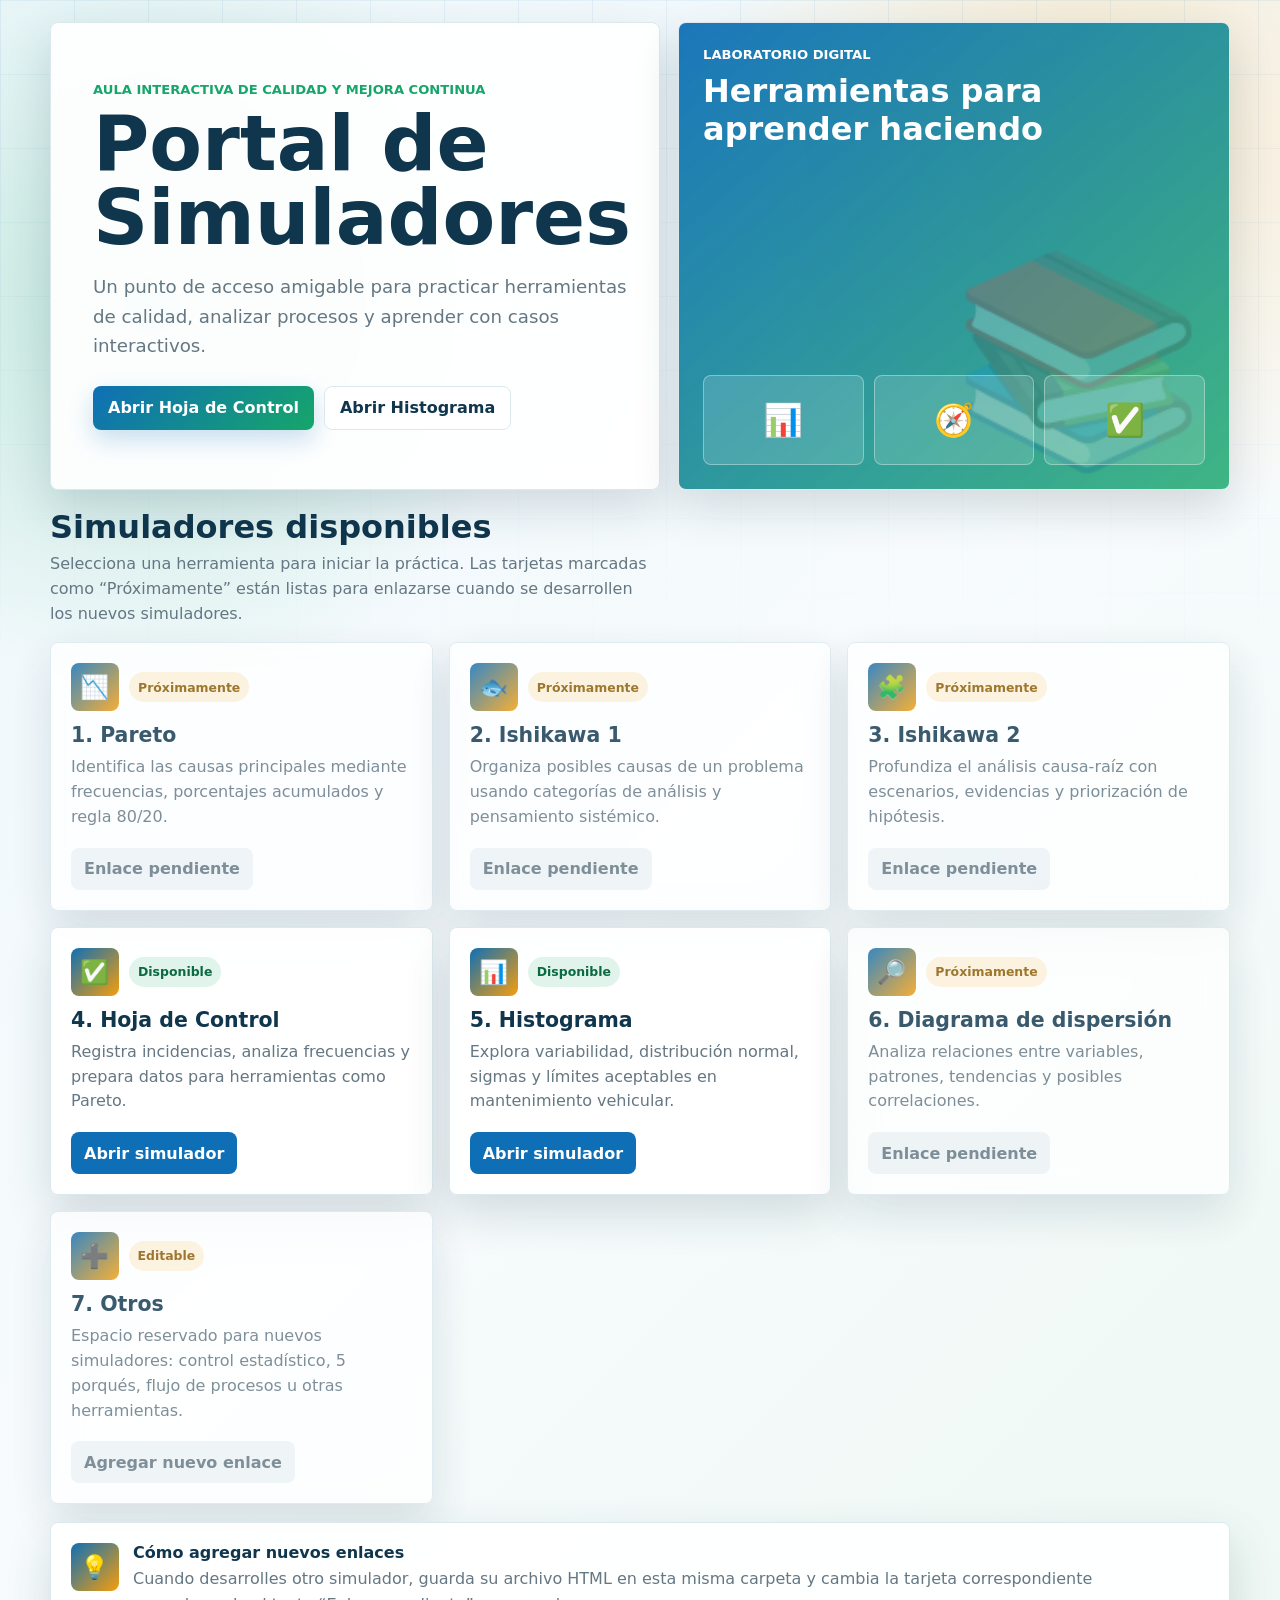
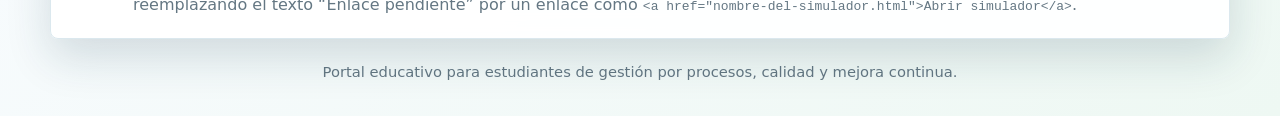
<file: index.html>
<!doctype html>
<html lang="es">
<head>
  <meta charset="utf-8" />
  <meta name="viewport" content="width=device-width, initial-scale=1" />
  <title>Portal de Simuladores de Calidad</title>
  <style>
    :root {
      --blue: #0f6fb6;
      --blue-dark: #10364d;
      --green: #16a66a;
      --orange: #f59e0b;
      --red: #d94d4d;
      --ink: #163141;
      --muted: #647783;
      --line: #dbe8ee;
      --card: rgba(255, 255, 255, 0.92);
      --white: #ffffff;
      --shadow: 0 18px 45px rgba(17, 55, 76, 0.16);
      --radius: 8px;
    }

    * {
      box-sizing: border-box;
    }

    body {
      margin: 0;
      min-height: 100vh;
      color: var(--ink);
      font-family: Inter, ui-sans-serif, system-ui, -apple-system, BlinkMacSystemFont, "Segoe UI", sans-serif;
      background:
        radial-gradient(circle at 12% 18%, rgba(22, 166, 106, 0.22), transparent 24rem),
        radial-gradient(circle at 86% 8%, rgba(245, 158, 11, 0.2), transparent 25rem),
        linear-gradient(135deg, #edf7fb 0%, #f7fbfd 52%, #eef8f3 100%);
    }

    body::before {
      content: "";
      position: fixed;
      inset: 0;
      z-index: -1;
      background:
        linear-gradient(90deg, rgba(15, 111, 182, 0.07) 1px, transparent 1px),
        linear-gradient(180deg, rgba(15, 111, 182, 0.06) 1px, transparent 1px);
      background-size: 74px 74px;
      mask-image: linear-gradient(180deg, #000, transparent 78%);
    }

    a {
      color: inherit;
      text-decoration: none;
    }

    .shell {
      width: min(1180px, calc(100% - 28px));
      margin: 0 auto;
      padding: 22px 0 36px;
    }

    .hero {
      min-height: 52vh;
      display: grid;
      grid-template-columns: minmax(0, 1.05fr) minmax(300px, 0.95fr);
      gap: 18px;
      margin-bottom: 18px;
    }

    .hero-copy,
    .hero-visual,
    .sim-card,
    .tip-panel {
      border: 1px solid var(--line);
      border-radius: var(--radius);
      background: var(--card);
      box-shadow: var(--shadow);
      backdrop-filter: blur(14px);
    }

    .hero-copy {
      display: grid;
      align-content: center;
      padding: clamp(24px, 5vw, 42px);
    }

    .eyebrow {
      margin: 0 0 10px;
      color: var(--green);
      font-size: 0.82rem;
      font-weight: 900;
      letter-spacing: 0;
      text-transform: uppercase;
    }

    h1 {
      max-width: 12ch;
      margin: 0;
      color: var(--blue-dark);
      font-size: clamp(2.45rem, 6vw, 5.6rem);
      line-height: 0.96;
      letter-spacing: 0;
    }

    .subtitle {
      max-width: 680px;
      margin: 18px 0 26px;
      color: var(--muted);
      font-size: 1.14rem;
      line-height: 1.6;
    }

    .hero-actions,
    .top-row,
    .card-footer,
    .status-row {
      display: flex;
      flex-wrap: wrap;
      align-items: center;
      gap: 10px;
    }

    .button {
      display: inline-flex;
      align-items: center;
      justify-content: center;
      min-height: 44px;
      padding: 10px 15px;
      border-radius: var(--radius);
      font-weight: 850;
    }

    .button.primary {
      color: #fff;
      background: linear-gradient(135deg, var(--blue), var(--green));
      box-shadow: 0 10px 24px rgba(15, 111, 182, 0.22);
    }

    .button.secondary {
      color: var(--blue-dark);
      border: 1px solid var(--line);
      background: var(--white);
    }

    .hero-visual {
      position: relative;
      min-height: 360px;
      overflow: hidden;
      color: #fff;
      background: linear-gradient(140deg, rgba(15, 111, 182, 0.95), rgba(22, 166, 106, 0.82));
    }

    .hero-visual::before {
      content: "📚";
      position: absolute;
      right: 22px;
      bottom: 8px;
      font-size: clamp(6rem, 16vw, 13rem);
      opacity: 0.22;
    }

    .visual-inner {
      position: absolute;
      inset: 24px;
      display: grid;
      align-content: space-between;
      gap: 18px;
    }

    .mini-dashboard {
      display: grid;
      grid-template-columns: repeat(3, 1fr);
      gap: 10px;
    }

    .mini-dashboard span {
      min-height: 90px;
      border: 1px solid rgba(255, 255, 255, 0.35);
      border-radius: var(--radius);
      background: rgba(255, 255, 255, 0.14);
      display: grid;
      place-items: center;
      font-size: 2rem;
    }

    .section-head {
      display: flex;
      justify-content: space-between;
      align-items: end;
      gap: 16px;
      margin: 10px 0 16px;
    }

    .section-head h2 {
      margin: 0;
      color: var(--blue-dark);
      font-size: clamp(1.4rem, 3vw, 2rem);
    }

    .section-head p {
      max-width: 600px;
      margin: 6px 0 0;
      color: var(--muted);
      line-height: 1.55;
    }

    .sim-grid {
      display: grid;
      grid-template-columns: repeat(3, minmax(0, 1fr));
      gap: 16px;
    }

    .sim-card {
      min-height: 265px;
      display: grid;
      align-content: space-between;
      gap: 18px;
      padding: 20px;
      transition: transform 0.18s ease, box-shadow 0.18s ease, border-color 0.18s ease;
    }

    .sim-card.available:hover {
      transform: translateY(-3px);
      border-color: rgba(15, 111, 182, 0.42);
      box-shadow: 0 24px 58px rgba(17, 55, 76, 0.2);
    }

    .sim-card.pending {
      opacity: 0.82;
    }

    .icon {
      display: grid;
      place-items: center;
      width: 48px;
      height: 48px;
      border-radius: var(--radius);
      color: #fff;
      background: linear-gradient(135deg, var(--blue), var(--orange));
      font-size: 1.45rem;
    }

    .sim-card h3 {
      margin: 12px 0 8px;
      color: var(--blue-dark);
      font-size: 1.28rem;
    }

    .sim-card p {
      margin: 0;
      color: var(--muted);
      line-height: 1.55;
    }

    .badge {
      display: inline-flex;
      align-items: center;
      min-height: 30px;
      padding: 6px 9px;
      border-radius: 999px;
      font-size: 0.78rem;
      font-weight: 900;
    }

    .badge.ready {
      color: #0b6a43;
      background: rgba(22, 166, 106, 0.13);
    }

    .badge.soon {
      color: #8a5b00;
      background: rgba(245, 158, 11, 0.15);
    }

    .card-link {
      display: inline-flex;
      justify-content: center;
      align-items: center;
      min-height: 42px;
      padding: 9px 13px;
      border-radius: var(--radius);
      color: #fff;
      background: var(--blue);
      font-weight: 850;
    }

    .disabled-link {
      display: inline-flex;
      justify-content: center;
      align-items: center;
      min-height: 42px;
      padding: 9px 13px;
      border-radius: var(--radius);
      color: var(--muted);
      background: #edf3f6;
      font-weight: 850;
    }

    .tip-panel {
      margin-top: 18px;
      padding: 20px;
      display: grid;
      grid-template-columns: auto 1fr;
      gap: 14px;
      align-items: start;
    }

    .tip-panel strong {
      color: var(--blue-dark);
    }

    .tip-panel p {
      margin: 4px 0 0;
      color: var(--muted);
      line-height: 1.6;
    }

    footer {
      padding: 24px 0 0;
      color: var(--muted);
      text-align: center;
      font-size: 0.92rem;
    }

    @media (max-width: 980px) {
      .hero,
      .sim-grid {
        grid-template-columns: 1fr;
      }

      .hero {
        min-height: auto;
      }

      .hero-visual {
        min-height: 300px;
      }

      .section-head {
        align-items: start;
        flex-direction: column;
      }
    }

    @media (max-width: 620px) {
      .shell {
        width: min(100% - 20px, 1180px);
      }

      .hero-actions {
        align-items: stretch;
        flex-direction: column;
      }

      .mini-dashboard {
        grid-template-columns: 1fr;
      }

      .mini-dashboard span {
        min-height: 58px;
      }

      .tip-panel {
        grid-template-columns: 1fr;
      }
    }
  </style>
</head>
<body>
  <div class="shell">
    <header class="hero">
      <section class="hero-copy">
        <p class="eyebrow">Aula interactiva de calidad y mejora continua</p>
        <h1>Portal de Simuladores</h1>
        <p class="subtitle">Un punto de acceso amigable para practicar herramientas de calidad, analizar procesos y aprender con casos interactivos.</p>
        <div class="hero-actions">
          <a class="button primary" href="index.html">Abrir Hoja de Control</a>
          <a class="button secondary" href="simulador-histograma-mantenimiento.html">Abrir Histograma</a>
        </div>
      </section>

      <aside class="hero-visual" aria-label="Resumen visual del portal">
        <div class="visual-inner">
          <div>
            <p class="eyebrow" style="color:#fff">Laboratorio digital</p>
            <h2 style="margin:0; font-size:2rem">Herramientas para aprender haciendo</h2>
          </div>
          <div class="mini-dashboard" aria-hidden="true">
            <span>📊</span>
            <span>🧭</span>
            <span>✅</span>
          </div>
        </div>
      </aside>
    </header>

    <main>
      <div class="section-head">
        <div>
          <h2>Simuladores disponibles</h2>
          <p>Selecciona una herramienta para iniciar la práctica. Las tarjetas marcadas como “Próximamente” están listas para enlazarse cuando se desarrollen los nuevos simuladores.</p>
        </div>
      </div>

      <section class="sim-grid" aria-label="Lista de simuladores">
        <article class="sim-card pending">
          <div>
            <div class="top-row">
              <span class="icon">📉</span>
              <span class="badge soon">Próximamente</span>
            </div>
            <h3>1. Pareto</h3>
            <p>Identifica las causas principales mediante frecuencias, porcentajes acumulados y regla 80/20.</p>
          </div>
          <div class="card-footer"><span class="disabled-link">Enlace pendiente</span></div>
        </article>

        <article class="sim-card pending">
          <div>
            <div class="top-row">
              <span class="icon">🐟</span>
              <span class="badge soon">Próximamente</span>
            </div>
            <h3>2. Ishikawa 1</h3>
            <p>Organiza posibles causas de un problema usando categorías de análisis y pensamiento sistémico.</p>
          </div>
          <div class="card-footer"><span class="disabled-link">Enlace pendiente</span></div>
        </article>

        <article class="sim-card pending">
          <div>
            <div class="top-row">
              <span class="icon">🧩</span>
              <span class="badge soon">Próximamente</span>
            </div>
            <h3>3. Ishikawa 2</h3>
            <p>Profundiza el análisis causa-raíz con escenarios, evidencias y priorización de hipótesis.</p>
          </div>
          <div class="card-footer"><span class="disabled-link">Enlace pendiente</span></div>
        </article>

        <a class="sim-card available" href="index.html">
          <div>
            <div class="top-row">
              <span class="icon">✅</span>
              <span class="badge ready">Disponible</span>
            </div>
            <h3>4. Hoja de Control</h3>
            <p>Registra incidencias, analiza frecuencias y prepara datos para herramientas como Pareto.</p>
          </div>
          <div class="card-footer"><span class="card-link">Abrir simulador</span></div>
        </a>

        <a class="sim-card available" href="simulador-histograma-mantenimiento.html">
          <div>
            <div class="top-row">
              <span class="icon">📊</span>
              <span class="badge ready">Disponible</span>
            </div>
            <h3>5. Histograma</h3>
            <p>Explora variabilidad, distribución normal, sigmas y límites aceptables en mantenimiento vehicular.</p>
          </div>
          <div class="card-footer"><span class="card-link">Abrir simulador</span></div>
        </a>

        <article class="sim-card pending">
          <div>
            <div class="top-row">
              <span class="icon">🔎</span>
              <span class="badge soon">Próximamente</span>
            </div>
            <h3>6. Diagrama de dispersión</h3>
            <p>Analiza relaciones entre variables, patrones, tendencias y posibles correlaciones.</p>
          </div>
          <div class="card-footer"><span class="disabled-link">Enlace pendiente</span></div>
        </article>

        <article class="sim-card pending">
          <div>
            <div class="top-row">
              <span class="icon">➕</span>
              <span class="badge soon">Editable</span>
            </div>
            <h3>7. Otros</h3>
            <p>Espacio reservado para nuevos simuladores: control estadístico, 5 porqués, flujo de procesos u otras herramientas.</p>
          </div>
          <div class="card-footer"><span class="disabled-link">Agregar nuevo enlace</span></div>
        </article>
      </section>

      <section class="tip-panel">
        <span class="icon">💡</span>
        <div>
          <strong>Cómo agregar nuevos enlaces</strong>
          <p>Cuando desarrolles otro simulador, guarda su archivo HTML en esta misma carpeta y cambia la tarjeta correspondiente reemplazando el texto “Enlace pendiente” por un enlace como <code>&lt;a href="nombre-del-simulador.html"&gt;Abrir simulador&lt;/a&gt;</code>.</p>
        </div>
      </section>
    </main>

    <footer>
      Portal educativo para estudiantes de gestión por procesos, calidad y mejora continua.
    </footer>
  </div>
</body>
</html>
</file>
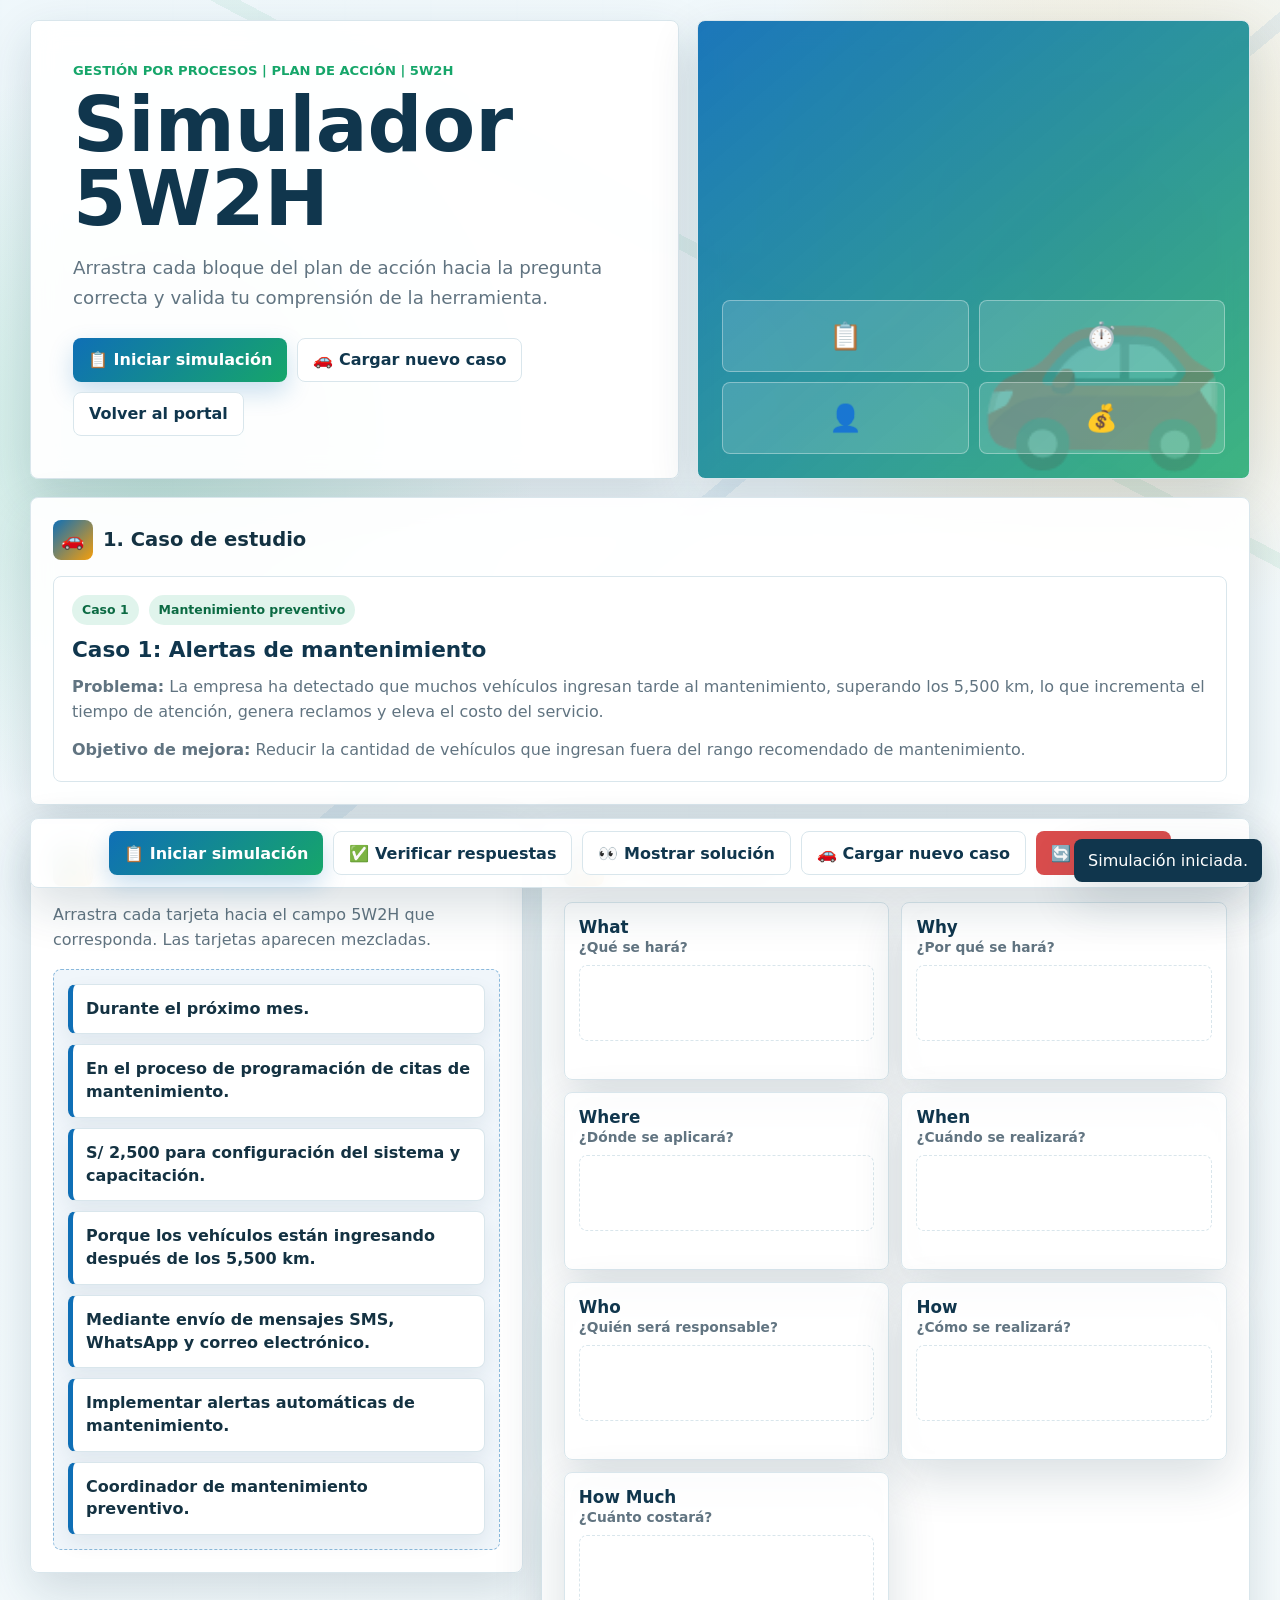
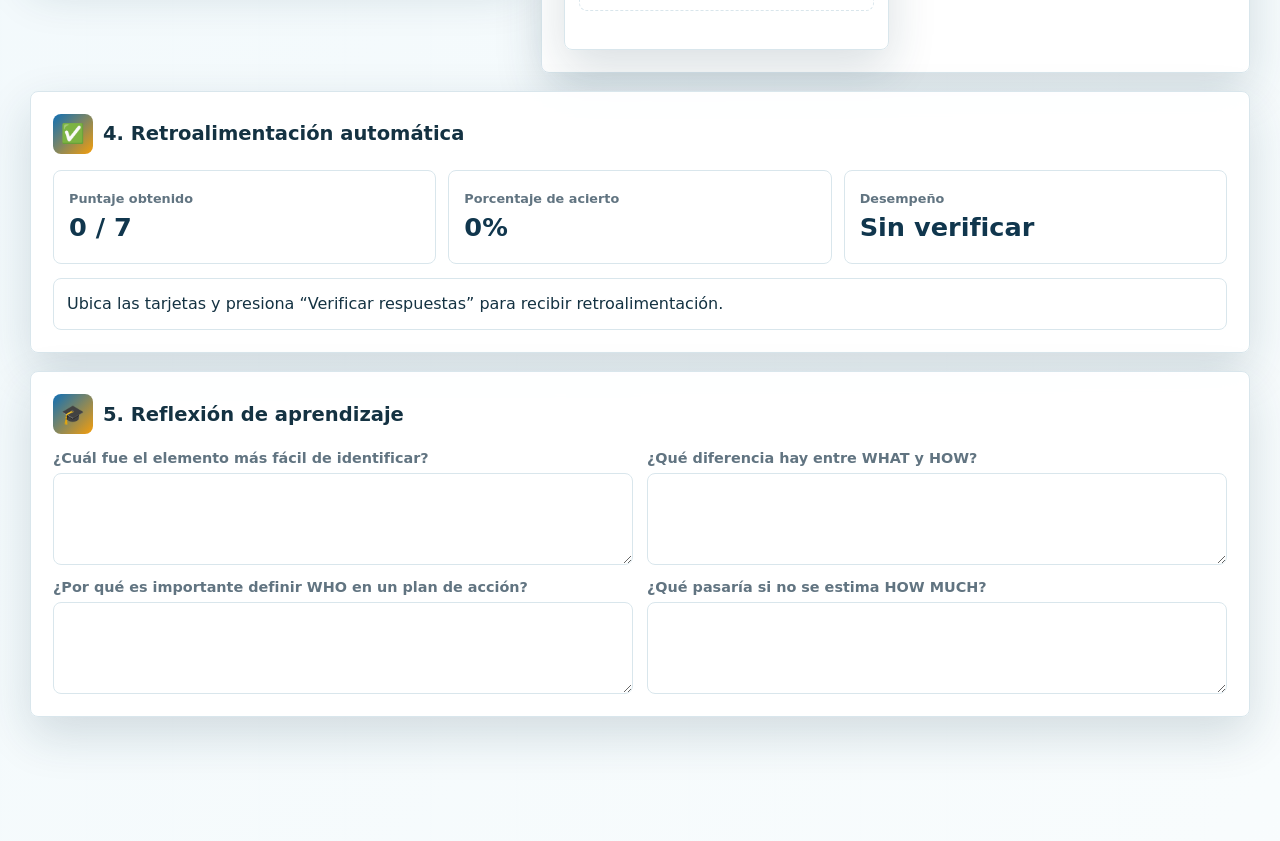
<file: 2026_5w2h/simulador-5w2h-mantenimiento.html>
<!doctype html>
<html lang="es">
<head>
  <meta charset="utf-8" />
  <meta name="viewport" content="width=device-width, initial-scale=1" />
  <title>Simulador 5W2H - Mantenimiento Vehicular</title>
  <style>
    :root {
      --blue: #0f6fb6;
      --blue-dark: #10364d;
      --green: #16a66a;
      --orange: #f59e0b;
      --red: #d94d4d;
      --ink: #143242;
      --muted: #617481;
      --line: #d9e6ec;
      --card: rgba(255, 255, 255, 0.94);
      --white: #ffffff;
      --soft: #f3f8fa;
      --shadow: 0 18px 48px rgba(17, 55, 76, 0.16);
      --radius: 8px;
    }

    * { box-sizing: border-box; }

    body {
      margin: 0;
      min-height: 100vh;
      color: var(--ink);
      font-family: Inter, ui-sans-serif, system-ui, -apple-system, BlinkMacSystemFont, "Segoe UI", sans-serif;
      background:
        radial-gradient(circle at 86% 10%, rgba(245, 158, 11, 0.22), transparent 25rem),
        radial-gradient(circle at 12% 18%, rgba(22, 166, 106, 0.2), transparent 24rem),
        linear-gradient(135deg, rgba(238, 247, 251, 0.94), rgba(248, 252, 253, 0.98)),
        repeating-linear-gradient(90deg, rgba(15, 111, 182, 0.06) 0 2px, transparent 2px 86px);
    }

    body::before {
      content: "";
      position: fixed;
      inset: 0;
      z-index: -1;
      opacity: 0.5;
      background:
        linear-gradient(140deg, transparent 0 55%, rgba(15, 111, 182, 0.14) 55% 56%, transparent 56%),
        linear-gradient(28deg, transparent 0 64%, rgba(22, 166, 106, 0.14) 64% 65%, transparent 65%);
      pointer-events: none;
    }

    button, select { font: inherit; }
    button { border: 0; cursor: pointer; }

    .shell {
      width: min(1220px, calc(100% - 28px));
      margin: 0 auto;
      padding: 20px 0 36px;
    }

    .hero {
      min-height: 50vh;
      display: grid;
      grid-template-columns: minmax(0, 1.08fr) minmax(300px, 0.92fr);
      gap: 18px;
      margin-bottom: 18px;
    }

    .hero-copy, .hero-visual, .card, .drop-zone, .dock {
      border: 1px solid var(--line);
      border-radius: var(--radius);
      background: var(--card);
      box-shadow: var(--shadow);
      backdrop-filter: blur(14px);
    }

    .hero-copy {
      display: grid;
      align-content: center;
      padding: clamp(24px, 5vw, 42px);
    }

    .eyebrow {
      margin: 0 0 10px;
      color: var(--green);
      font-size: 0.82rem;
      font-weight: 900;
      letter-spacing: 0;
      text-transform: uppercase;
    }

    h1 {
      max-width: 12ch;
      margin: 0;
      color: var(--blue-dark);
      font-size: clamp(2.45rem, 6vw, 5.5rem);
      line-height: 0.96;
      letter-spacing: 0;
    }

    .subtitle {
      max-width: 720px;
      margin: 18px 0 26px;
      color: var(--muted);
      font-size: 1.14rem;
      line-height: 1.6;
    }

    .hero-actions, .button-row, .section-title, .dock, .case-meta {
      display: flex;
      flex-wrap: wrap;
      align-items: center;
      gap: 10px;
    }

    .button {
      display: inline-flex;
      align-items: center;
      justify-content: center;
      min-height: 44px;
      padding: 10px 15px;
      border-radius: var(--radius);
      font-weight: 850;
      text-decoration: none;
    }

    .primary {
      color: #fff;
      background: linear-gradient(135deg, var(--blue), var(--green));
      box-shadow: 0 10px 24px rgba(15, 111, 182, 0.22);
    }

    .secondary {
      color: var(--blue-dark);
      border: 1px solid var(--line);
      background: var(--white);
    }

    .danger {
      color: #fff;
      background: var(--red);
    }

    .hero-visual {
      position: relative;
      min-height: 340px;
      overflow: hidden;
      color: #fff;
      background: linear-gradient(140deg, rgba(15, 111, 182, 0.95), rgba(22, 166, 106, 0.82));
    }

    .hero-visual::before {
      content: "🚗";
      position: absolute;
      right: 18px;
      bottom: 0;
      font-size: clamp(6rem, 16vw, 13rem);
      opacity: 0.2;
    }

    .visual-board {
      position: absolute;
      inset: 24px;
      display: grid;
      grid-template-columns: repeat(2, minmax(0, 1fr));
      gap: 10px;
      align-content: end;
    }

    .visual-board span {
      min-height: 72px;
      display: grid;
      place-items: center;
      border: 1px solid rgba(255,255,255,0.34);
      border-radius: var(--radius);
      background: rgba(255,255,255,0.14);
      font-size: 1.65rem;
    }

    main {
      display: grid;
      gap: 18px;
    }

    .card {
      padding: 22px;
    }

    .section-title { margin-bottom: 16px; }
    .section-title h2 { margin: 0; font-size: 1.22rem; }

    .icon {
      display: grid;
      place-items: center;
      width: 40px;
      height: 40px;
      flex: 0 0 auto;
      border-radius: var(--radius);
      color: #fff;
      background: linear-gradient(135deg, var(--blue), var(--orange));
      font-size: 1.18rem;
    }

    .case-box {
      display: grid;
      gap: 12px;
      padding: 18px;
      border: 1px solid var(--line);
      border-radius: var(--radius);
      background: var(--white);
    }

    .case-box h3 {
      margin: 0;
      color: var(--blue-dark);
      font-size: 1.35rem;
    }

    .case-box p { margin: 0; color: var(--muted); line-height: 1.6; }

    .tag {
      display: inline-flex;
      align-items: center;
      min-height: 30px;
      padding: 6px 10px;
      border-radius: 999px;
      color: #0b6a43;
      background: rgba(22, 166, 106, 0.13);
      font-size: 0.78rem;
      font-weight: 900;
    }

    .workspace {
      display: grid;
      grid-template-columns: minmax(280px, 0.82fr) minmax(0, 1.18fr);
      gap: 18px;
      align-items: start;
    }

    .card-bank {
      display: grid;
      gap: 10px;
      min-height: 220px;
      padding: 14px;
      border: 1px dashed rgba(15, 111, 182, 0.45);
      border-radius: var(--radius);
      background: rgba(15, 111, 182, 0.06);
    }

    .drag-card {
      padding: 13px;
      border: 1px solid var(--line);
      border-left: 5px solid var(--blue);
      border-radius: var(--radius);
      background: var(--white);
      box-shadow: 0 8px 20px rgba(17, 55, 76, 0.08);
      color: var(--ink);
      font-weight: 780;
      line-height: 1.42;
      cursor: grab;
      user-select: none;
    }

    .drag-card:active { cursor: grabbing; }
    .drag-card.dragging { opacity: 0.55; transform: scale(0.99); }

    .target-grid {
      display: grid;
      grid-template-columns: repeat(2, minmax(0, 1fr));
      gap: 12px;
    }

    .drop-zone {
      min-height: 178px;
      display: grid;
      align-content: start;
      gap: 10px;
      padding: 14px;
      background: rgba(255,255,255,0.86);
      transition: border-color 0.18s ease, background 0.18s ease, transform 0.18s ease;
    }

    .drop-zone.over {
      border-color: var(--blue);
      background: rgba(15, 111, 182, 0.08);
      transform: translateY(-1px);
    }

    .drop-zone.correct {
      border-color: rgba(22, 166, 106, 0.75);
      background: rgba(22, 166, 106, 0.1);
    }

    .drop-zone.incorrect {
      border-color: rgba(217, 77, 77, 0.75);
      background: rgba(217, 77, 77, 0.1);
    }

    .zone-head {
      display: grid;
      gap: 2px;
    }

    .zone-head strong {
      color: var(--blue-dark);
      font-size: 1.05rem;
    }

    .zone-head span {
      color: var(--muted);
      font-size: 0.86rem;
      font-weight: 750;
    }

    .slot {
      min-height: 76px;
      display: grid;
      align-items: center;
      padding: 8px;
      border: 1px dashed var(--line);
      border-radius: var(--radius);
      background: rgba(255,255,255,0.62);
    }

    .feedback-list {
      display: grid;
      gap: 10px;
    }

    .feedback-item {
      padding: 13px;
      border-radius: var(--radius);
      border: 1px solid var(--line);
      background: var(--white);
      line-height: 1.55;
    }

    .feedback-item.good {
      border-color: rgba(22, 166, 106, 0.55);
      background: rgba(22, 166, 106, 0.09);
    }

    .feedback-item.bad {
      border-color: rgba(217, 77, 77, 0.55);
      background: rgba(217, 77, 77, 0.09);
    }

    .score-grid {
      display: grid;
      grid-template-columns: repeat(3, minmax(0, 1fr));
      gap: 12px;
      margin-bottom: 14px;
    }

    .score-card {
      min-height: 94px;
      display: grid;
      align-content: center;
      gap: 6px;
      padding: 15px;
      border: 1px solid var(--line);
      border-radius: var(--radius);
      background: var(--white);
    }

    .score-card span {
      color: var(--muted);
      font-size: 0.8rem;
      font-weight: 850;
    }

    .score-card strong {
      color: var(--blue-dark);
      font-size: clamp(1.15rem, 2vw, 1.75rem);
    }

    .questions {
      display: grid;
      grid-template-columns: repeat(2, minmax(0, 1fr));
      gap: 14px;
    }

    label {
      display: grid;
      gap: 7px;
      color: var(--muted);
      font-size: 0.9rem;
      font-weight: 800;
    }

    textarea {
      min-height: 92px;
      resize: vertical;
      border: 1px solid var(--line);
      border-radius: var(--radius);
      padding: 12px;
      color: var(--ink);
      background: var(--white);
      font: inherit;
      line-height: 1.45;
    }

    .dock {
      position: sticky;
      bottom: 12px;
      z-index: 10;
      justify-content: center;
      padding: 12px;
    }

    .toast {
      position: fixed;
      right: 18px;
      bottom: 18px;
      z-index: 20;
      max-width: min(380px, calc(100vw - 36px));
      padding: 12px 14px;
      border-radius: var(--radius);
      color: #fff;
      background: var(--blue-dark);
      box-shadow: var(--shadow);
      opacity: 0;
      transform: translateY(10px);
      pointer-events: none;
      transition: 0.2s ease;
    }

    .toast.show { opacity: 1; transform: translateY(0); }

    @media (max-width: 980px) {
      .hero, .workspace, .target-grid, .score-grid, .questions {
        grid-template-columns: 1fr;
      }
      .hero { min-height: auto; }
      .hero-visual { min-height: 280px; }
    }

    @media (max-width: 620px) {
      .shell { width: min(100% - 20px, 1220px); }
      .hero-copy, .card { padding: 18px; }
      .hero-actions, .button-row, .dock { align-items: stretch; flex-direction: column; }
      .visual-board { grid-template-columns: 1fr; }
      .visual-board span { min-height: 52px; }
    }
  </style>
</head>
<body>
  <div class="shell">
    <header class="hero">
      <section class="hero-copy">
        <p class="eyebrow">Gestión por procesos | Plan de acción | 5W2H</p>
        <h1>Simulador 5W2H</h1>
        <p class="subtitle">Arrastra cada bloque del plan de acción hacia la pregunta correcta y valida tu comprensión de la herramienta.</p>
        <div class="hero-actions">
          <button class="button primary" id="heroStart" type="button">📋 Iniciar simulación</button>
          <button class="button secondary" id="heroCase" type="button">🚗 Cargar nuevo caso</button>
          <a class="button secondary" href="portal-simuladores-calidad.html">Volver al portal</a>
        </div>
      </section>
      <aside class="hero-visual" aria-label="Visual de plan 5W2H">
        <div class="visual-board" aria-hidden="true">
          <span>📋</span><span>⏱️</span><span>👤</span><span>💰</span>
        </div>
      </aside>
    </header>

    <main>
      <section class="card">
        <div class="section-title"><span class="icon">🚗</span><h2>1. Caso de estudio</h2></div>
        <div class="case-box">
          <div class="case-meta">
            <span class="tag" id="caseTag">Caso</span>
            <span class="tag">Mantenimiento preventivo</span>
          </div>
          <h3 id="caseTitle">Caso</h3>
          <p><strong>Problema:</strong> <span id="caseProblem"></span></p>
          <p><strong>Objetivo de mejora:</strong> <span id="caseObjective"></span></p>
        </div>
      </section>

      <section class="workspace">
        <article class="card">
          <div class="section-title"><span class="icon">🧩</span><h2>2. Panel de tarjetas</h2></div>
          <p style="color:var(--muted); line-height:1.6; margin-top:0">Arrastra cada tarjeta hacia el campo 5W2H que corresponda. Las tarjetas aparecen mezcladas.</p>
          <div id="cardBank" class="card-bank" aria-label="Tarjetas arrastrables"></div>
        </article>

        <article class="card">
          <div class="section-title"><span class="icon">📋</span><h2>3. Panel 5W2H</h2></div>
          <div id="targetGrid" class="target-grid"></div>
        </article>
      </section>

      <section class="card">
        <div class="section-title"><span class="icon">✅</span><h2>4. Retroalimentación automática</h2></div>
        <div class="score-grid">
          <div class="score-card"><span>Puntaje obtenido</span><strong id="scoreText">0 / 7</strong></div>
          <div class="score-card"><span>Porcentaje de acierto</span><strong id="percentText">0%</strong></div>
          <div class="score-card"><span>Desempeño</span><strong id="performanceText">Sin verificar</strong></div>
        </div>
        <div id="feedbackList" class="feedback-list">
          <div class="feedback-item">Ubica las tarjetas y presiona “Verificar respuestas” para recibir retroalimentación.</div>
        </div>
      </section>

      <section class="card">
        <div class="section-title"><span class="icon">🎓</span><h2>5. Reflexión de aprendizaje</h2></div>
        <div class="questions">
          <label>¿Cuál fue el elemento más fácil de identificar?<textarea></textarea></label>
          <label>¿Qué diferencia hay entre WHAT y HOW?<textarea></textarea></label>
          <label>¿Por qué es importante definir WHO en un plan de acción?<textarea></textarea></label>
          <label>¿Qué pasaría si no se estima HOW MUCH?<textarea></textarea></label>
        </div>
      </section>

      <section class="dock">
        <button class="button primary" id="startBtn" type="button">📋 Iniciar simulación</button>
        <button class="button secondary" id="checkBtn" type="button">✅ Verificar respuestas</button>
        <button class="button secondary" id="solutionBtn" type="button">👀 Mostrar solución</button>
        <button class="button secondary" id="newCaseBtn" type="button">🚗 Cargar nuevo caso</button>
        <button class="button danger" id="resetBtn" type="button">🔄 Reiniciar</button>
      </section>
    </main>
  </div>

  <div class="toast" id="toast" role="status" aria-live="polite"></div>

  <script>
    const elements = [
      { key: "what", label: "What", guide: "¿Qué se hará?", explanation: "describe la acción a realizar." },
      { key: "why", label: "Why", guide: "¿Por qué se hará?", explanation: "explica la razón o justificación." },
      { key: "where", label: "Where", guide: "¿Dónde se aplicará?", explanation: "indica el lugar, área o proceso donde se aplicará." },
      { key: "when", label: "When", guide: "¿Cuándo se realizará?", explanation: "define el plazo o momento de ejecución." },
      { key: "who", label: "Who", guide: "¿Quién será responsable?", explanation: "señala al responsable de ejecutar o liderar la acción." },
      { key: "how", label: "How", guide: "¿Cómo se realizará?", explanation: "describe el método o mecanismo de ejecución." },
      { key: "howMuch", label: "How Much", guide: "¿Cuánto costará?", explanation: "estima recursos, presupuesto o costo requerido." }
    ];

    const cases = [
      {
        title: "Caso 1: Alertas de mantenimiento",
        problem: "La empresa ha detectado que muchos vehículos ingresan tarde al mantenimiento, superando los 5,500 km, lo que incrementa el tiempo de atención, genera reclamos y eleva el costo del servicio.",
        objective: "Reducir la cantidad de vehículos que ingresan fuera del rango recomendado de mantenimiento.",
        cards: {
          what: "Implementar alertas automáticas de mantenimiento.",
          why: "Porque los vehículos están ingresando después de los 5,500 km.",
          where: "En el proceso de programación de citas de mantenimiento.",
          when: "Durante el próximo mes.",
          who: "Coordinador de mantenimiento preventivo.",
          how: "Mediante envío de mensajes SMS, WhatsApp y correo electrónico.",
          howMuch: "S/ 2,500 para configuración del sistema y capacitación."
        }
      },
      {
        title: "Caso 2: Retrasos en atención",
        problem: "El tiempo de mantenimiento supera el estándar de 90 minutos, generando esperas prolongadas y menor satisfacción del cliente.",
        objective: "Reducir el tiempo promedio de mantenimiento y mejorar el flujo de atención en taller.",
        cards: {
          what: "Estandarizar la secuencia de actividades del servicio preventivo.",
          why: "Porque el tiempo de mantenimiento supera el estándar de 90 minutos.",
          where: "En las bahías de atención rápida del taller.",
          when: "Durante las próximas cuatro semanas.",
          who: "Jefe de taller y supervisores de servicio.",
          how: "Mediante checklist operativo, balanceo de tareas y capacitación al equipo técnico.",
          howMuch: "S/ 3,800 para capacitación, señalización y actualización de formatos."
        }
      },
      {
        title: "Caso 3: Repuestos no disponibles",
        problem: "El mantenimiento se retrasa por falta de repuestos críticos, lo que obliga a reprogramar servicios y aumenta los reclamos.",
        objective: "Asegurar disponibilidad mínima de repuestos críticos para mantenimientos preventivos.",
        cards: {
          what: "Definir stock mínimo de repuestos críticos para mantenimiento preventivo.",
          why: "Porque la falta de repuestos retrasa la atención y genera reprogramaciones.",
          where: "En el almacén de repuestos y el área de planificación de servicios.",
          when: "Antes del cierre del presente trimestre.",
          who: "Responsable de almacén junto con el planificador de mantenimiento.",
          how: "Analizando consumo histórico, frecuencia de servicios y tiempos de reposición.",
          howMuch: "S/ 12,000 como inversión inicial en inventario crítico."
        }
      }
    ];

    const state = {
      caseIndex: 0,
      draggedId: null,
      checked: false
    };

    const $ = (id) => document.getElementById(id);

    function toast(message) {
      const node = $("toast");
      node.textContent = message;
      node.classList.add("show");
      clearTimeout(toast.timer);
      toast.timer = setTimeout(() => node.classList.remove("show"), 2500);
    }

    function shuffle(array) {
      return [...array].sort(() => Math.random() - 0.5);
    }

    function currentCase() {
      return cases[state.caseIndex];
    }

    function renderCase() {
      const item = currentCase();
      $("caseTag").textContent = item.title.split(":")[0];
      $("caseTitle").textContent = item.title;
      $("caseProblem").textContent = item.problem;
      $("caseObjective").textContent = item.objective;
    }

    function cardTemplate(key, text) {
      return `<div class="drag-card" draggable="true" id="card-${key}" data-key="${key}">${text}</div>`;
    }

    function renderCards() {
      const cards = Object.entries(currentCase().cards).map(([key, text]) => ({ key, text }));
      $("cardBank").innerHTML = shuffle(cards).map((card) => cardTemplate(card.key, card.text)).join("");
    }

    function renderTargets() {
      $("targetGrid").innerHTML = elements.map((item) => `
        <section class="drop-zone" data-zone="${item.key}">
          <div class="zone-head">
            <strong>${item.label}</strong>
            <span>${item.guide}</span>
          </div>
          <div class="slot" data-slot="${item.key}"></div>
        </section>
      `).join("");
    }

    function bindDragAndDrop() {
      document.querySelectorAll(".drag-card").forEach((card) => {
        card.addEventListener("dragstart", (event) => {
          state.draggedId = card.id;
          card.classList.add("dragging");
          event.dataTransfer.setData("text/plain", card.id);
        });
        card.addEventListener("dragend", () => {
          card.classList.remove("dragging");
          state.draggedId = null;
        });
      });

      document.querySelectorAll(".drop-zone, .card-bank").forEach((zone) => {
        zone.addEventListener("dragover", (event) => {
          event.preventDefault();
          zone.classList.add("over");
        });
        zone.addEventListener("dragleave", () => zone.classList.remove("over"));
        zone.addEventListener("drop", (event) => {
          event.preventDefault();
          zone.classList.remove("over");
          const cardId = event.dataTransfer.getData("text/plain") || state.draggedId;
          const card = document.getElementById(cardId);
          if (!card) return;

          if (zone.classList.contains("card-bank")) {
            zone.appendChild(card);
          } else {
            const slot = zone.querySelector(".slot");
            const existing = slot.querySelector(".drag-card");
            if (existing) $("cardBank").appendChild(existing);
            slot.appendChild(card);
          }
          clearValidation();
        });
      });
    }

    function clearValidation() {
      state.checked = false;
      document.querySelectorAll(".drop-zone").forEach((zone) => zone.classList.remove("correct", "incorrect"));
      $("scoreText").textContent = "0 / 7";
      $("percentText").textContent = "0%";
      $("performanceText").textContent = "Sin verificar";
      $("feedbackList").innerHTML = `<div class="feedback-item">Ubica las tarjetas y presiona “Verificar respuestas” para recibir retroalimentación.</div>`;
    }

    function startSimulation() {
      state.checked = false;
      renderCase();
      renderTargets();
      renderCards();
      bindDragAndDrop();
      clearValidation();
      toast("Simulación iniciada.");
    }

    function newCase() {
      state.caseIndex = (state.caseIndex + 1) % cases.length;
      startSimulation();
      toast("Nuevo caso cargado.");
    }

    function resetCase() {
      startSimulation();
      toast("Caso reiniciado.");
    }

    function verifyAnswers() {
      let score = 0;
      const feedback = [];

      elements.forEach((element) => {
        const zone = document.querySelector(`[data-zone="${element.key}"]`);
        const card = zone.querySelector(".drag-card");
        zone.classList.remove("correct", "incorrect");

        if (!card) {
          zone.classList.add("incorrect");
          feedback.push(`<div class="feedback-item bad"><strong>Falta respuesta en ${element.label}.</strong> Este campo corresponde a ${element.guide.toLowerCase()}</div>`);
          return;
        }

        const selectedKey = card.dataset.key;
        const selectedText = card.textContent;
        if (selectedKey === element.key) {
          score += 1;
          zone.classList.add("correct");
          feedback.push(`<div class="feedback-item good"><strong>Correcto:</strong> “${selectedText}” corresponde a ${element.label} porque ${element.explanation}</div>`);
        } else {
          const correctElement = elements.find((item) => item.key === selectedKey);
          zone.classList.add("incorrect");
          feedback.push(`<div class="feedback-item bad"><strong>Incorrecto:</strong> “${selectedText}” corresponde a ${correctElement.label} porque ${correctElement.explanation}</div>`);
        }
      });

      const percent = Math.round((score / elements.length) * 100);
      $("scoreText").textContent = `${score} / ${elements.length}`;
      $("percentText").textContent = `${percent}%`;
      $("performanceText").textContent = performanceMessage(percent);
      $("feedbackList").innerHTML = feedback.join("");
      state.checked = true;
      toast("Respuestas verificadas.");
    }

    function performanceMessage(percent) {
      if (percent >= 90) return "Excelente";
      if (percent >= 60) return "Bueno";
      return "En proceso";
    }

    function showSolution() {
      elements.forEach((element) => {
        const card = document.querySelector(`.drag-card[data-key="${element.key}"]`);
        const slot = document.querySelector(`[data-slot="${element.key}"]`);
        if (card && slot) {
          const existing = slot.querySelector(".drag-card");
          if (existing && existing !== card) $("cardBank").appendChild(existing);
          slot.appendChild(card);
        }
      });
      verifyAnswers();
      toast("Solución mostrada.");
    }

    function bindButtons() {
      $("startBtn").addEventListener("click", startSimulation);
      $("heroStart").addEventListener("click", startSimulation);
      $("checkBtn").addEventListener("click", verifyAnswers);
      $("resetBtn").addEventListener("click", resetCase);
      $("solutionBtn").addEventListener("click", showSolution);
      $("newCaseBtn").addEventListener("click", newCase);
      $("heroCase").addEventListener("click", newCase);
    }

    bindButtons();
    startSimulation();
  </script>
</body>
</html>
</file>
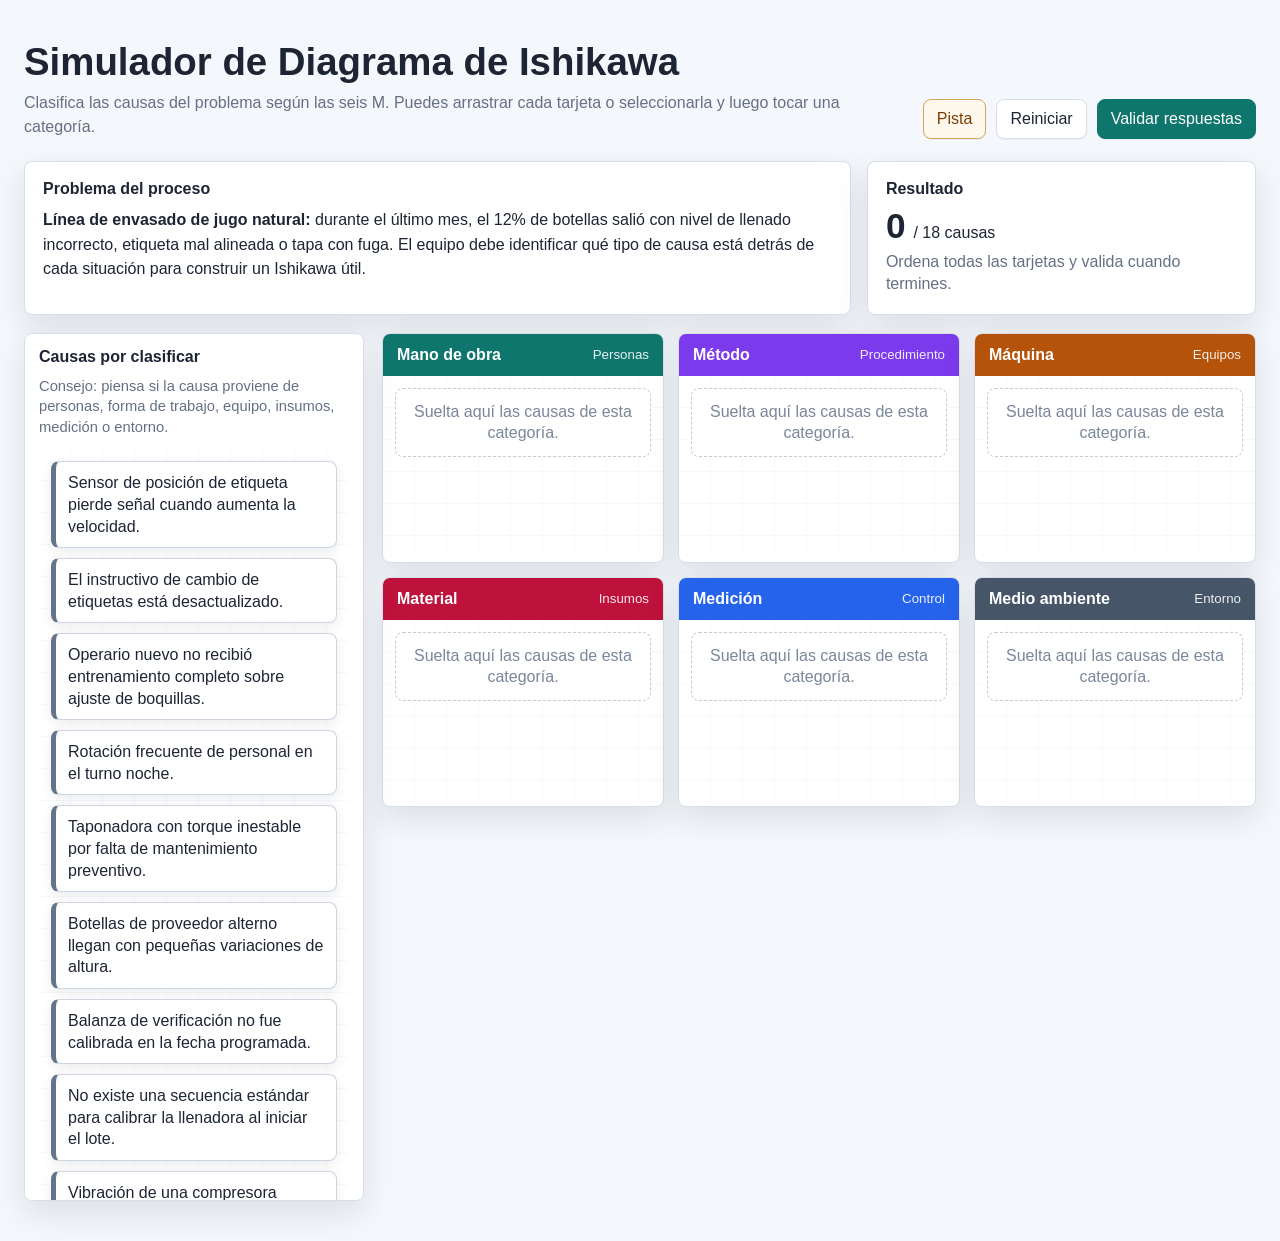
<file: 2026_Ishikawa_01/2026_Ishikawa_01.html>
<!doctype html>
<html lang="es">
<head>
  <meta charset="utf-8">
  <meta name="viewport" content="width=device-width, initial-scale=1">
  <title>Simulador Ishikawa - Seis M</title>
  <style>
    :root {
      color-scheme: light;
      --ink: #1d2433;
      --muted: #657084;
      --line: #d8dee8;
      --panel: #ffffff;
      --page: #f4f7fb;
      --accent: #0f766e;
      --accent-2: #b45309;
      --danger: #b91c1c;
      --success: #047857;
      --focus: #2563eb;
      --shadow: 0 12px 32px rgba(30, 41, 59, .11);
      font-family: Inter, "Segoe UI", Roboto, Arial, sans-serif;
    }

    * {
      box-sizing: border-box;
    }

    body {
      margin: 0;
      min-height: 100vh;
      background: var(--page);
      color: var(--ink);
    }

    button,
    input,
    select {
      font: inherit;
    }

    .app {
      width: min(1440px, 100%);
      margin: 0 auto;
      padding: 24px;
    }

    .topbar {
      display: grid;
      grid-template-columns: minmax(0, 1fr) auto;
      gap: 16px;
      align-items: end;
      padding: 18px 0 22px;
    }

    h1 {
      margin: 0 0 8px;
      font-size: clamp(1.65rem, 3vw, 2.45rem);
      line-height: 1.06;
      letter-spacing: 0;
    }

    .lead {
      margin: 0;
      color: var(--muted);
      max-width: 820px;
      line-height: 1.5;
    }

    .toolbar {
      display: flex;
      flex-wrap: wrap;
      justify-content: flex-end;
      gap: 10px;
    }

    .btn {
      display: inline-flex;
      align-items: center;
      justify-content: center;
      gap: 8px;
      min-height: 40px;
      border: 1px solid var(--line);
      border-radius: 8px;
      padding: 9px 13px;
      background: var(--panel);
      color: var(--ink);
      cursor: pointer;
      box-shadow: 0 1px 0 rgba(15, 23, 42, .04);
    }

    .btn:hover {
      border-color: #9aa6b8;
    }

    .btn.primary {
      border-color: var(--accent);
      background: var(--accent);
      color: #fff;
    }

    .btn.warning {
      border-color: #d6a15d;
      background: #fff8ed;
      color: #7c3e04;
    }

    .problem {
      display: grid;
      grid-template-columns: minmax(0, 1.7fr) minmax(250px, .8fr);
      gap: 16px;
      margin-bottom: 18px;
    }

    .brief,
    .scorebox {
      background: var(--panel);
      border: 1px solid var(--line);
      border-radius: 8px;
      padding: 18px;
      box-shadow: var(--shadow);
    }

    .brief h2,
    .scorebox h2,
    .cause-bank h2 {
      margin: 0 0 10px;
      font-size: 1rem;
      letter-spacing: 0;
    }

    .brief p {
      margin: 0;
      line-height: 1.55;
    }

    .score {
      display: flex;
      align-items: baseline;
      gap: 8px;
      margin: 4px 0 8px;
    }

    .score strong {
      font-size: 2.2rem;
      line-height: 1;
    }

    .status {
      min-height: 44px;
      margin: 0;
      color: var(--muted);
      line-height: 1.4;
    }

    .workspace {
      display: grid;
      grid-template-columns: minmax(270px, 340px) minmax(0, 1fr);
      gap: 18px;
      align-items: start;
    }

    .cause-bank {
      position: sticky;
      top: 16px;
      max-height: calc(100vh - 32px);
      overflow: auto;
      background: var(--panel);
      border: 1px solid var(--line);
      border-radius: 8px;
      padding: 14px;
      box-shadow: var(--shadow);
    }

    .hintline {
      margin: 0 0 12px;
      color: var(--muted);
      font-size: .92rem;
      line-height: 1.4;
    }

    .cards {
      display: grid;
      gap: 10px;
      min-height: 64px;
    }

    .cause-card {
      display: block;
      width: 100%;
      min-height: 56px;
      border: 1px solid #cdd5e1;
      border-left: 5px solid #64748b;
      border-radius: 8px;
      background: #fff;
      color: var(--ink);
      padding: 10px 12px;
      text-align: left;
      line-height: 1.35;
      cursor: grab;
      user-select: none;
      box-shadow: 0 4px 12px rgba(15, 23, 42, .08);
    }

    .cause-card:focus-visible,
    .btn:focus-visible {
      outline: 3px solid rgba(37, 99, 235, .35);
      outline-offset: 2px;
    }

    .cause-card.dragging {
      opacity: .55;
      cursor: grabbing;
    }

    .cause-card.selected {
      border-color: var(--focus);
      box-shadow: 0 0 0 3px rgba(37, 99, 235, .2);
    }

    .cause-card.correct {
      border-color: #8bd3ae;
      border-left-color: var(--success);
      background: #f0fdf4;
    }

    .cause-card.wrong {
      border-color: #f2a6a6;
      border-left-color: var(--danger);
      background: #fff1f2;
    }

    .fishbone {
      display: grid;
      grid-template-columns: repeat(3, minmax(0, 1fr));
      gap: 14px;
    }

    .category {
      min-height: 230px;
      background: var(--panel);
      border: 1px solid var(--line);
      border-radius: 8px;
      overflow: hidden;
      box-shadow: var(--shadow);
    }

    .category header {
      display: flex;
      align-items: center;
      justify-content: space-between;
      gap: 12px;
      padding: 12px 14px;
      color: #fff;
    }

    .category h3 {
      margin: 0;
      font-size: 1rem;
      letter-spacing: 0;
    }

    .category small {
      white-space: nowrap;
      opacity: .9;
    }

    .category[data-cat="mano"] header { background: #0f766e; }
    .category[data-cat="metodo"] header { background: #7c3aed; }
    .category[data-cat="maquina"] header { background: #b45309; }
    .category[data-cat="material"] header { background: #be123c; }
    .category[data-cat="medicion"] header { background: #2563eb; }
    .category[data-cat="medio"] header { background: #475569; }

    .dropzone {
      min-height: 178px;
      padding: 12px;
      display: grid;
      align-content: start;
      gap: 10px;
      background:
        linear-gradient(90deg, transparent 31px, rgba(15, 23, 42, .05) 32px),
        linear-gradient(transparent 31px, rgba(15, 23, 42, .05) 32px);
      background-size: 32px 32px;
    }

    .dropzone.over {
      outline: 3px solid rgba(15, 118, 110, .28);
      outline-offset: -5px;
      background-color: #ecfeff;
    }

    .empty {
      color: #7a869a;
      border: 1px dashed #c4ccda;
      border-radius: 8px;
      padding: 12px;
      text-align: center;
      line-height: 1.35;
      background: rgba(255, 255, 255, .72);
    }

    .feedback {
      margin-top: 16px;
      display: grid;
      gap: 10px;
    }

    .feedback-item {
      border: 1px solid var(--line);
      border-radius: 8px;
      background: #fff;
      padding: 12px 14px;
      line-height: 1.45;
    }

    .feedback-item strong {
      color: var(--ink);
    }

    @media (max-width: 1040px) {
      .topbar,
      .problem,
      .workspace {
        grid-template-columns: 1fr;
      }

      .toolbar {
        justify-content: flex-start;
      }

      .cause-bank {
        position: static;
        max-height: none;
      }

      .fishbone {
        grid-template-columns: repeat(2, minmax(0, 1fr));
      }
    }

    @media (max-width: 680px) {
      .app {
        padding: 14px;
      }

      .fishbone {
        grid-template-columns: 1fr;
      }

      .category {
        min-height: 190px;
      }

      .dropzone {
        min-height: 136px;
      }
    }
  </style>
</head>
<body>
  <main class="app">
    <section class="topbar" aria-labelledby="title">
      <div>
        <h1 id="title">Simulador de Diagrama de Ishikawa</h1>
        <p class="lead">Clasifica las causas del problema según las seis M. Puedes arrastrar cada tarjeta o seleccionarla y luego tocar una categoría.</p>
      </div>
      <div class="toolbar" aria-label="Controles del simulador">
        <button class="btn warning" id="hintBtn" type="button">Pista</button>
        <button class="btn" id="resetBtn" type="button">Reiniciar</button>
        <button class="btn primary" id="checkBtn" type="button">Validar respuestas</button>
      </div>
    </section>

    <section class="problem" aria-label="Caso de estudio">
      <article class="brief">
        <h2>Problema del proceso</h2>
        <p><strong>Línea de envasado de jugo natural:</strong> durante el último mes, el 12% de botellas salió con nivel de llenado incorrecto, etiqueta mal alineada o tapa con fuga. El equipo debe identificar qué tipo de causa está detrás de cada situación para construir un Ishikawa útil.</p>
      </article>
      <aside class="scorebox" aria-live="polite">
        <h2>Resultado</h2>
        <div class="score"><strong id="score">0</strong><span>/ 18 causas</span></div>
        <p class="status" id="status">Ordena todas las tarjetas y valida cuando termines.</p>
      </aside>
    </section>

    <section class="workspace">
      <aside class="cause-bank" aria-labelledby="bankTitle">
        <h2 id="bankTitle">Causas por clasificar</h2>
        <p class="hintline">Consejo: piensa si la causa proviene de personas, forma de trabajo, equipo, insumos, medición o entorno.</p>
        <div class="cards dropzone" id="bank" data-zone="bank" aria-label="Banco de causas"></div>
      </aside>

      <section class="fishbone" aria-label="Categorías de las seis M">
        <article class="category" data-cat="mano">
          <header><h3>Mano de obra</h3><small>Personas</small></header>
          <div class="dropzone" data-zone="mano"></div>
        </article>
        <article class="category" data-cat="metodo">
          <header><h3>Método</h3><small>Procedimiento</small></header>
          <div class="dropzone" data-zone="metodo"></div>
        </article>
        <article class="category" data-cat="maquina">
          <header><h3>Máquina</h3><small>Equipos</small></header>
          <div class="dropzone" data-zone="maquina"></div>
        </article>
        <article class="category" data-cat="material">
          <header><h3>Material</h3><small>Insumos</small></header>
          <div class="dropzone" data-zone="material"></div>
        </article>
        <article class="category" data-cat="medicion">
          <header><h3>Medición</h3><small>Control</small></header>
          <div class="dropzone" data-zone="medicion"></div>
        </article>
        <article class="category" data-cat="medio">
          <header><h3>Medio ambiente</h3><small>Entorno</small></header>
          <div class="dropzone" data-zone="medio"></div>
        </article>
      </section>
    </section>

    <section class="feedback" id="feedback" aria-live="polite"></section>
  </main>

  <script>
    const causes = [
      { id: "c1", text: "Operario nuevo no recibió entrenamiento completo sobre ajuste de boquillas.", cat: "mano" },
      { id: "c2", text: "El supervisor no revisa la primera corrida después del cambio de formato.", cat: "mano" },
      { id: "c3", text: "Rotación frecuente de personal en el turno noche.", cat: "mano" },
      { id: "c4", text: "No existe una secuencia estándar para calibrar la llenadora al iniciar el lote.", cat: "metodo" },
      { id: "c5", text: "La limpieza entre sabores se realiza con tiempos distintos según el turno.", cat: "metodo" },
      { id: "c6", text: "El instructivo de cambio de etiquetas está desactualizado.", cat: "metodo" },
      { id: "c7", text: "Boquillas de llenado con desgaste y goteo intermitente.", cat: "maquina" },
      { id: "c8", text: "Sensor de posición de etiqueta pierde señal cuando aumenta la velocidad.", cat: "maquina" },
      { id: "c9", text: "Taponadora con torque inestable por falta de mantenimiento preventivo.", cat: "maquina" },
      { id: "c10", text: "Botellas de proveedor alterno llegan con pequeñas variaciones de altura.", cat: "material" },
      { id: "c11", text: "Tapas con lote de sellos internos más rígidos de lo habitual.", cat: "material" },
      { id: "c12", text: "Etiquetas con adhesivo débil cuando el envase está frío.", cat: "material" },
      { id: "c13", text: "Balanza de verificación no fue calibrada en la fecha programada.", cat: "medicion" },
      { id: "c14", text: "La muestra de control se toma cada dos horas, pero el defecto aparece en arranques.", cat: "medicion" },
      { id: "c15", text: "Formato de registro no diferencia fuga de tapa y derrame por sobrellenado.", cat: "medicion" },
      { id: "c16", text: "Alta humedad en el área reduce la adherencia de algunas etiquetas.", cat: "medio" },
      { id: "c17", text: "Vibración de una compresora cercana afecta el alineamiento de la banda.", cat: "medio" },
      { id: "c18", text: "Temperatura baja del almacén condensa humedad en las botellas.", cat: "medio" }
    ];

    const labels = {
      mano: "Mano de obra",
      metodo: "Método",
      maquina: "Máquina",
      material: "Material",
      medicion: "Medición",
      medio: "Medio ambiente"
    };

    const bank = document.querySelector("#bank");
    const zones = [...document.querySelectorAll(".dropzone")];
    const scoreEl = document.querySelector("#score");
    const statusEl = document.querySelector("#status");
    const feedbackEl = document.querySelector("#feedback");
    const checkBtn = document.querySelector("#checkBtn");
    const resetBtn = document.querySelector("#resetBtn");
    const hintBtn = document.querySelector("#hintBtn");
    let selectedCard = null;

    function shuffle(items) {
      return [...items].sort(() => Math.random() - 0.5);
    }

    function makeCard(cause) {
      const card = document.createElement("button");
      card.type = "button";
      card.className = "cause-card";
      card.draggable = true;
      card.id = cause.id;
      card.dataset.correct = cause.cat;
      card.textContent = cause.text;
      card.addEventListener("dragstart", onDragStart);
      card.addEventListener("dragend", onDragEnd);
      card.addEventListener("click", () => selectCard(card));
      return card;
    }

    function render() {
      zones.forEach(zone => zone.innerHTML = "");
      shuffle(causes).forEach(cause => bank.appendChild(makeCard(cause)));
      selectedCard = null;
      feedbackEl.innerHTML = "";
      scoreEl.textContent = "0";
      statusEl.textContent = "Ordena todas las tarjetas y valida cuando termines.";
      refreshEmptyStates();
    }

    function refreshEmptyStates() {
      zones.forEach(zone => {
        const hasCards = zone.querySelector(".cause-card");
        const empty = zone.querySelector(".empty");
        if (!hasCards && !empty) {
          const message = document.createElement("div");
          message.className = "empty";
          message.textContent = zone.dataset.zone === "bank" ? "Arrastra causas aquí para retirarlas de una categoría." : "Suelta aquí las causas de esta categoría.";
          zone.appendChild(message);
        }
        if (hasCards && empty) empty.remove();
      });
    }

    function selectCard(card) {
      document.querySelectorAll(".cause-card.selected").forEach(item => item.classList.remove("selected"));
      selectedCard = selectedCard === card ? null : card;
      if (selectedCard) selectedCard.classList.add("selected");
    }

    function moveCard(card, zone) {
      card.classList.remove("correct", "wrong", "selected");
      const empty = zone.querySelector(".empty");
      if (empty) empty.remove();
      zone.appendChild(card);
      selectedCard = null;
      refreshEmptyStates();
      statusEl.textContent = "Sigue clasificando o valida tus respuestas.";
    }

    function onDragStart(event) {
      event.dataTransfer.setData("text/plain", event.target.id);
      event.target.classList.add("dragging");
    }

    function onDragEnd(event) {
      event.target.classList.remove("dragging");
      zones.forEach(zone => zone.classList.remove("over"));
    }

    zones.forEach(zone => {
      zone.addEventListener("dragover", event => {
        event.preventDefault();
        zone.classList.add("over");
      });
      zone.addEventListener("dragleave", () => zone.classList.remove("over"));
      zone.addEventListener("drop", event => {
        event.preventDefault();
        zone.classList.remove("over");
        const id = event.dataTransfer.getData("text/plain");
        const card = document.getElementById(id);
        if (card) moveCard(card, zone);
      });
      zone.addEventListener("click", event => {
        if (!selectedCard || event.target.closest(".cause-card")) return;
        moveCard(selectedCard, zone);
      });
    });

    function validate() {
      const placed = [...document.querySelectorAll(".fishbone .cause-card")];
      const allCards = [...document.querySelectorAll(".cause-card")];
      let correct = 0;
      const mistakes = [];

      allCards.forEach(card => card.classList.remove("correct", "wrong"));

      placed.forEach(card => {
        const zone = card.closest(".dropzone").dataset.zone;
        if (zone === card.dataset.correct) {
          correct += 1;
          card.classList.add("correct");
        } else {
          card.classList.add("wrong");
          mistakes.push({
            text: card.textContent,
            current: labels[zone],
            expected: labels[card.dataset.correct]
          });
        }
      });

      const unplaced = causes.length - placed.length;
      scoreEl.textContent = String(correct);
      feedbackEl.innerHTML = "";

      if (unplaced > 0) {
        statusEl.textContent = `Todavía faltan ${unplaced} causa(s) por clasificar.`;
      } else if (mistakes.length === 0) {
        statusEl.textContent = "Excelente: todas las causas están en la M correspondiente.";
      } else {
        statusEl.textContent = `Hay ${mistakes.length} causa(s) que conviene revisar.`;
      }

      mistakes.slice(0, 6).forEach(item => {
        const div = document.createElement("div");
        div.className = "feedback-item";
        div.innerHTML = `<strong>Revisa:</strong> ${item.text}<br><strong>Ubicada en:</strong> ${item.current}. <strong>Corresponde a:</strong> ${item.expected}.`;
        feedbackEl.appendChild(div);
      });

      if (mistakes.length > 6) {
        const div = document.createElement("div");
        div.className = "feedback-item";
        div.textContent = `Además hay ${mistakes.length - 6} causa(s) incorrecta(s). Corrige estas primero y vuelve a validar.`;
        feedbackEl.appendChild(div);
      }
    }

    function showHint() {
      const hints = [
        "Mano de obra: habilidades, capacitación, fatiga, supervisión o disponibilidad de personas.",
        "Método: pasos, instrucciones, secuencia, estandarización y forma de ejecutar el trabajo.",
        "Máquina: estado, ajuste, mantenimiento, sensores, herramientas y equipos del proceso.",
        "Material: variación o condición de insumos, piezas, materia prima, envases o consumibles.",
        "Medición: instrumentos, frecuencia de control, registros, criterios de inspección y datos.",
        "Medio ambiente: temperatura, humedad, vibración, iluminación, ruido o condiciones del área."
      ];
      statusEl.textContent = hints[Math.floor(Math.random() * hints.length)];
    }

    checkBtn.addEventListener("click", validate);
    resetBtn.addEventListener("click", render);
    hintBtn.addEventListener("click", showHint);

    render();
  </script>
</body>
</html>
</file>
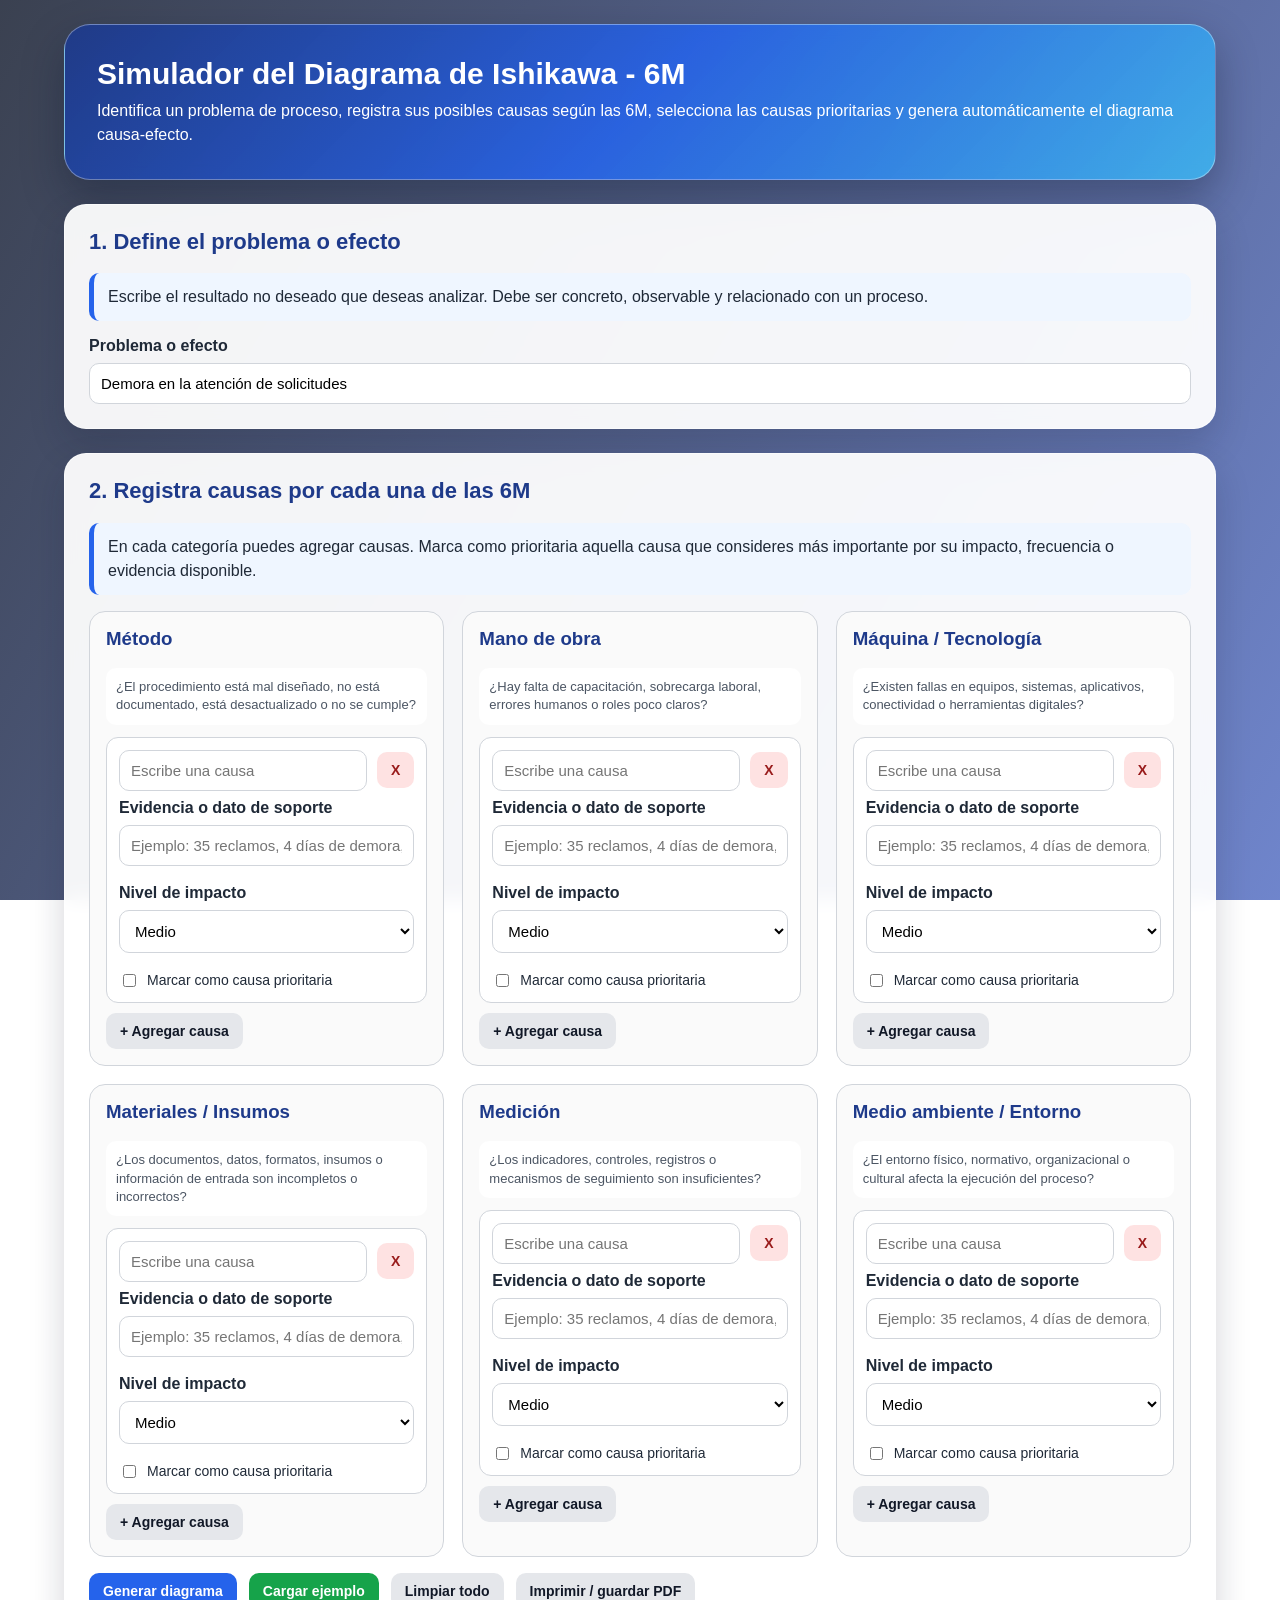
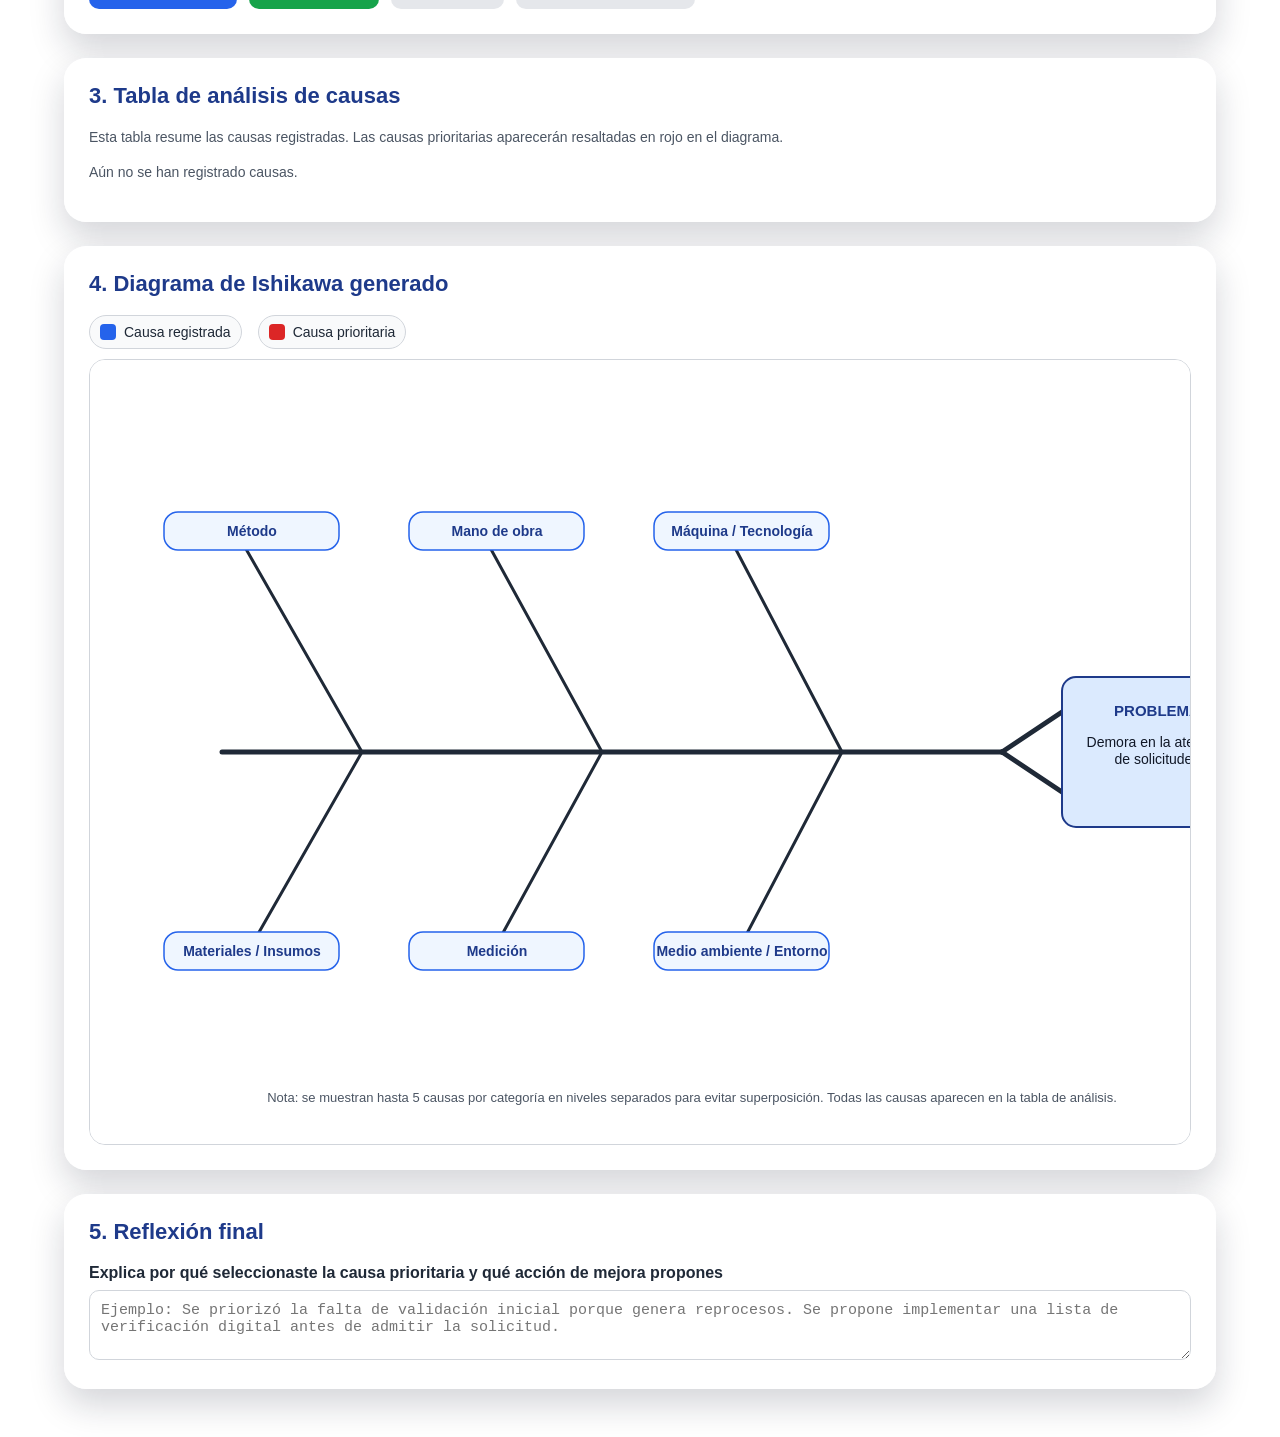
<file: 2026_Ishikawa_02/2026_Ishikawa_02.html>
<!DOCTYPE html>
<html lang="es">
<head>
  <meta charset="UTF-8" />
  <meta name="viewport" content="width=device-width, initial-scale=1.0" />
  <title>Simulador Diagrama de Ishikawa - 6M</title>
  <style>
    :root {
      --azul: #2563eb;
      --azul-oscuro: #1e3a8a;
      --gris: #f3f4f6;
      --texto: #1f2937;
      --borde: #d1d5db;
      --rojo: #dc2626;
      --verde: #16a34a;
      --amarillo: #facc15;
      --blanco: #ffffff;
    }

    * {
      box-sizing: border-box;
    }

    body {
      margin: 0;
      font-family: Arial, Helvetica, sans-serif;
      color: var(--texto);
      background:
        linear-gradient(120deg, rgba(15,23,42,.82), rgba(30,64,175,.64)),
        url("https://images.unsplash.com/photo-1507525428034-b723cf961d3e?auto=format&fit=crop&w=1800&q=80");
      background-size: cover;
      background-attachment: fixed;
      background-position: center;
    }

    .contenedor {
      max-width: 1200px;
      margin: 0 auto;
      padding: 24px;
    }

    .encabezado {
      background: linear-gradient(135deg, rgba(30,58,138,.94), rgba(37,99,235,.88), rgba(56,189,248,.78));
      color: white;
      padding: 32px;
      border-radius: 26px;
      box-shadow: 0 18px 40px rgba(15, 23, 42, 0.35);
      margin-bottom: 24px;
      border: 1px solid rgba(255,255,255,.35);
      backdrop-filter: blur(8px);
    }

    .encabezado h1 {
      margin: 0 0 8px;
      font-size: 30px;
    }

    .encabezado p {
      margin: 0;
      line-height: 1.5;
      font-size: 16px;
    }

    .panel {
      background: rgba(255,255,255,.94);
      border-radius: 22px;
      padding: 24px;
      margin-bottom: 24px;
      box-shadow: 0 16px 35px rgba(15, 23, 42, 0.18);
      border: 1px solid rgba(255,255,255,.55);
      backdrop-filter: blur(10px);
    }

    .panel h2 {
      margin-top: 0;
      color: var(--azul-oscuro);
      font-size: 22px;
    }

    .ayuda {
      background: #eff6ff;
      border-left: 5px solid var(--azul);
      padding: 12px 14px;
      border-radius: 10px;
      line-height: 1.5;
      margin-bottom: 16px;
    }

    label {
      display: block;
      font-weight: bold;
      margin-bottom: 8px;
    }

    input[type="text"], textarea, select {
      width: 100%;
      padding: 11px;
      border: 1px solid var(--borde);
      border-radius: 10px;
      font-size: 15px;
      background: white;
    }

    textarea {
      resize: vertical;
      min-height: 70px;
    }

    .grid-6m {
      display: grid;
      grid-template-columns: repeat(auto-fit, minmax(330px, 1fr));
      gap: 18px;
    }

    .tarjeta-m {
      border: 1px solid var(--borde);
      border-radius: 16px;
      padding: 16px;
      background: #fafafa;
    }

    .tarjeta-m h3 {
      margin-top: 0;
      color: var(--azul-oscuro);
      display: flex;
      justify-content: space-between;
      align-items: center;
      gap: 10px;
    }

    .pregunta-guia {
      font-size: 13px;
      line-height: 1.4;
      color: #4b5563;
      background: #fff;
      border-radius: 10px;
      padding: 10px;
      margin-bottom: 12px;
    }

    .causa {
      background: white;
      border: 1px solid var(--borde);
      border-radius: 12px;
      padding: 12px;
      margin-bottom: 10px;
    }

    .causa-prioritaria {
      border: 2px solid var(--rojo);
      background: #fff1f2;
    }

    .fila-causa {
      display: grid;
      grid-template-columns: 1fr auto;
      gap: 10px;
      align-items: center;
      margin-bottom: 8px;
    }

    .acciones-causa {
      display: flex;
      gap: 8px;
      align-items: center;
      flex-wrap: wrap;
      font-size: 14px;
    }

    .btn {
      border: none;
      padding: 10px 14px;
      border-radius: 10px;
      cursor: pointer;
      font-weight: bold;
      font-size: 14px;
    }

    .btn-primario {
      background: var(--azul);
      color: white;
    }

    .btn-secundario {
      background: #e5e7eb;
      color: #111827;
    }

    .btn-peligro {
      background: #fee2e2;
      color: #991b1b;
    }

    .btn-verde {
      background: var(--verde);
      color: white;
    }

    .botonera {
      display: flex;
      gap: 12px;
      flex-wrap: wrap;
      margin-top: 16px;
    }

    table {
      width: 100%;
      border-collapse: collapse;
      margin-top: 12px;
      background: white;
      overflow: hidden;
      border-radius: 12px;
    }

    th, td {
      border: 1px solid var(--borde);
      padding: 10px;
      text-align: left;
      vertical-align: top;
      font-size: 14px;
    }

    th {
      background: #dbeafe;
      color: #1e3a8a;
    }

    .prioridad-si {
      color: var(--rojo);
      font-weight: bold;
    }

    .diagrama-wrap {
      overflow-x: auto;
      background: #ffffff;
      border: 1px solid var(--borde);
      border-radius: 16px;
      padding: 12px;
    }

    svg {
      min-width: 1180px;
      width: 100%;
      height: 760px;
      display: block;
    }

    .nota {
      font-size: 14px;
      color: #4b5563;
      line-height: 1.5;
    }

    .leyenda {
      display: flex;
      gap: 16px;
      flex-wrap: wrap;
      margin-bottom: 10px;
      font-size: 14px;
    }

    .chip {
      display: inline-flex;
      align-items: center;
      gap: 8px;
      background: #f9fafb;
      padding: 8px 10px;
      border-radius: 999px;
      border: 1px solid var(--borde);
    }

    .color-box {
      width: 16px;
      height: 16px;
      border-radius: 4px;
      display: inline-block;
    }

    @media print {
      body {
        background: white;
      }
      .btn, .botonera, .acciones-causa {
        display: none !important;
      }
      .panel, .encabezado {
        box-shadow: none;
      }
    }
  </style>
</head>
<body>
  <main class="contenedor">
    <section class="encabezado">
      <h1>Simulador del Diagrama de Ishikawa - 6M</h1>
      <p>
        Identifica un problema de proceso, registra sus posibles causas según las 6M,
        selecciona las causas prioritarias y genera automáticamente el diagrama causa-efecto.
      </p>
    </section>

    <section class="panel">
      <h2>1. Define el problema o efecto</h2>
      <div class="ayuda">
        Escribe el resultado no deseado que deseas analizar. Debe ser concreto, observable y relacionado con un proceso.
      </div>
      <label for="problema">Problema o efecto</label>
      <input id="problema" type="text" value="Demora en la atención de solicitudes" />
    </section>

    <section class="panel">
      <h2>2. Registra causas por cada una de las 6M</h2>
      <div class="ayuda">
        En cada categoría puedes agregar causas. Marca como prioritaria aquella causa que consideres más importante
        por su impacto, frecuencia o evidencia disponible.
      </div>

      <div id="contenedor6m" class="grid-6m"></div>

      <div class="botonera">
        <button class="btn btn-primario" onclick="generarDiagrama()">Generar diagrama</button>
        <button class="btn btn-verde" onclick="cargarEjemplo()">Cargar ejemplo</button>
        <button class="btn btn-secundario" onclick="limpiarTodo()">Limpiar todo</button>
        <button class="btn btn-secundario" onclick="window.print()">Imprimir / guardar PDF</button>
      </div>
    </section>

    <section class="panel">
      <h2>3. Tabla de análisis de causas</h2>
      <p class="nota">
        Esta tabla resume las causas registradas. Las causas prioritarias aparecerán resaltadas en rojo en el diagrama.
      </p>
      <div id="tablaResumen"></div>
    </section>

    <section class="panel">
      <h2>4. Diagrama de Ishikawa generado</h2>
      <div class="leyenda">
        <span class="chip"><span class="color-box" style="background:#2563eb"></span>Causa registrada</span>
        <span class="chip"><span class="color-box" style="background:#dc2626"></span>Causa prioritaria</span>
      </div>
      <div class="diagrama-wrap">
        <svg id="diagrama" viewBox="0 0 1180 760" role="img" aria-label="Diagrama de Ishikawa"></svg>
      </div>
    </section>

    <section class="panel">
      <h2>5. Reflexión final</h2>
      <label for="reflexion">Explica por qué seleccionaste la causa prioritaria y qué acción de mejora propones</label>
      <textarea id="reflexion" placeholder="Ejemplo: Se priorizó la falta de validación inicial porque genera reprocesos. Se propone implementar una lista de verificación digital antes de admitir la solicitud."></textarea>
    </section>
  </main>

  <script>
    const categorias = [
      {
        id: "metodo",
        nombre: "Método",
        guia: "¿El procedimiento está mal diseñado, no está documentado, está desactualizado o no se cumple?"
      },
      {
        id: "manoObra",
        nombre: "Mano de obra",
        guia: "¿Hay falta de capacitación, sobrecarga laboral, errores humanos o roles poco claros?"
      },
      {
        id: "maquina",
        nombre: "Máquina / Tecnología",
        guia: "¿Existen fallas en equipos, sistemas, aplicativos, conectividad o herramientas digitales?"
      },
      {
        id: "materiales",
        nombre: "Materiales / Insumos",
        guia: "¿Los documentos, datos, formatos, insumos o información de entrada son incompletos o incorrectos?"
      },
      {
        id: "medicion",
        nombre: "Medición",
        guia: "¿Los indicadores, controles, registros o mecanismos de seguimiento son insuficientes?"
      },
      {
        id: "medioAmbiente",
        nombre: "Medio ambiente / Entorno",
        guia: "¿El entorno físico, normativo, organizacional o cultural afecta la ejecución del proceso?"
      }
    ];

    let causas = {};

    function inicializar() {
      categorias.forEach(cat => {
        causas[cat.id] = [
          { texto: "", evidencia: "", impacto: "Medio", prioritaria: false }
        ];
      });
      renderFormulario();
      generarDiagrama();
    }

    function renderFormulario() {
      const contenedor = document.getElementById("contenedor6m");
      contenedor.innerHTML = "";

      categorias.forEach(cat => {
        const tarjeta = document.createElement("div");
        tarjeta.className = "tarjeta-m";

        const causasHtml = causas[cat.id].map((causa, index) => `
          <div class="causa ${causa.prioritaria ? "causa-prioritaria" : ""}">
            <div class="fila-causa">
              <input type="text" value="${escapar(causa.texto)}" placeholder="Escribe una causa" 
                oninput="actualizarCausa('${cat.id}', ${index}, 'texto', this.value)">
              <button class="btn btn-peligro" onclick="eliminarCausa('${cat.id}', ${index})">X</button>
            </div>
            <label>Evidencia o dato de soporte</label>
            <input type="text" value="${escapar(causa.evidencia)}" placeholder="Ejemplo: 35 reclamos, 4 días de demora, reprocesos frecuentes" 
              oninput="actualizarCausa('${cat.id}', ${index}, 'evidencia', this.value)">
            <br><br>
            <label>Nivel de impacto</label>
            <select onchange="actualizarCausa('${cat.id}', ${index}, 'impacto', this.value)">
              <option ${causa.impacto === "Bajo" ? "selected" : ""}>Bajo</option>
              <option ${causa.impacto === "Medio" ? "selected" : ""}>Medio</option>
              <option ${causa.impacto === "Alto" ? "selected" : ""}>Alto</option>
            </select>
            <br><br>
            <div class="acciones-causa">
              <input type="checkbox" ${causa.prioritaria ? "checked" : ""} 
                onchange="actualizarCausa('${cat.id}', ${index}, 'prioritaria', this.checked)">
              <span>Marcar como causa prioritaria</span>
            </div>
          </div>
        `).join("");

        tarjeta.innerHTML = `
          <h3>${cat.nombre}</h3>
          <div class="pregunta-guia">${cat.guia}</div>
          ${causasHtml}
          <button class="btn btn-secundario" onclick="agregarCausa('${cat.id}')">+ Agregar causa</button>
        `;

        contenedor.appendChild(tarjeta);
      });
    }

    function escapar(texto) {
      return String(texto || "")
        .replaceAll("&", "&amp;")
        .replaceAll("<", "&lt;")
        .replaceAll(">", "&gt;")
        .replaceAll('"', "&quot;");
    }

    function actualizarCausa(catId, index, campo, valor) {
      causas[catId][index][campo] = valor;
      if (campo === "prioritaria") renderFormulario();
      generarDiagrama();
    }

    function agregarCausa(catId) {
      causas[catId].push({ texto: "", evidencia: "", impacto: "Medio", prioritaria: false });
      renderFormulario();
      generarDiagrama();
    }

    function eliminarCausa(catId, index) {
      causas[catId].splice(index, 1);
      if (causas[catId].length === 0) {
        causas[catId].push({ texto: "", evidencia: "", impacto: "Medio", prioritaria: false });
      }
      renderFormulario();
      generarDiagrama();
    }

    function obtenerCausasValidas() {
      const lista = [];
      categorias.forEach(cat => {
        causas[cat.id].forEach(causa => {
          if (causa.texto.trim() !== "") {
            lista.push({ categoria: cat.nombre, ...causa });
          }
        });
      });
      return lista;
    }

    function generarTabla() {
      const lista = obtenerCausasValidas();
      const contenedor = document.getElementById("tablaResumen");

      if (lista.length === 0) {
        contenedor.innerHTML = "<p class='nota'>Aún no se han registrado causas.</p>";
        return;
      }

      contenedor.innerHTML = `
        <table>
          <thead>
            <tr>
              <th>6M</th>
              <th>Causa identificada</th>
              <th>Evidencia</th>
              <th>Impacto</th>
              <th>Prioritaria</th>
            </tr>
          </thead>
          <tbody>
            ${lista.map(item => `
              <tr>
                <td>${escapar(item.categoria)}</td>
                <td>${escapar(item.texto)}</td>
                <td>${escapar(item.evidencia || "Sin evidencia registrada")}</td>
                <td>${escapar(item.impacto)}</td>
                <td class="${item.prioritaria ? "prioridad-si" : ""}">${item.prioritaria ? "Sí" : "No"}</td>
              </tr>
            `).join("")}
          </tbody>
        </table>
      `;
    }

    function generarDiagrama() {
      generarTabla();

      const problema = document.getElementById("problema").value.trim() || "Problema no definido";
      const svg = document.getElementById("diagrama");
      svg.innerHTML = "";

      const NS = "http://www.w3.org/2000/svg";
      const crear = (tag, attrs = {}) => {
        const el = document.createElementNS(NS, tag);
        Object.entries(attrs).forEach(([k, v]) => el.setAttribute(k, v));
        return el;
      };

      const texto = (x, y, contenido, attrs = {}) => {
        const t = crear("text", { x, y, ...attrs });
        t.textContent = contenido;
        svg.appendChild(t);
        return t;
      };

      const linea = (x1, y1, x2, y2, attrs = {}) => {
        const l = crear("line", { x1, y1, x2, y2, ...attrs });
        svg.appendChild(l);
        return l;
      };

      const rect = (x, y, width, height, attrs = {}) => {
        const r = crear("rect", { x, y, width, height, rx: 14, ry: 14, ...attrs });
        svg.appendChild(r);
        return r;
      };

      linea(120, 380, 900, 380, { stroke: "#1f2937", "stroke-width": 5, "stroke-linecap": "round" });
      linea(900, 380, 990, 320, { stroke: "#1f2937", "stroke-width": 5, "stroke-linecap": "round" });
      linea(900, 380, 990, 440, { stroke: "#1f2937", "stroke-width": 5, "stroke-linecap": "round" });

      rect(960, 305, 190, 150, { fill: "#dbeafe", stroke: "#1e3a8a", "stroke-width": 2 });
      texto(1055, 344, "PROBLEMA", { "text-anchor": "middle", "font-size": 15, "font-weight": "bold", fill: "#1e3a8a" });
      wrapText(svg, problema, 1055, 375, 158, 17, { "text-anchor": "middle", "font-size": 14, fill: "#111827" });

      const posiciones = [
        { cat: categorias[0], x1: 260, y1: 380, x2: 140, y2: 170, lado: "arriba" },
        { cat: categorias[1], x1: 500, y1: 380, x2: 385, y2: 170, lado: "arriba" },
        { cat: categorias[2], x1: 740, y1: 380, x2: 630, y2: 170, lado: "arriba" },
        { cat: categorias[3], x1: 260, y1: 380, x2: 140, y2: 590, lado: "abajo" },
        { cat: categorias[4], x1: 500, y1: 380, x2: 385, y2: 590, lado: "abajo" },
        { cat: categorias[5], x1: 740, y1: 380, x2: 630, y2: 590, lado: "abajo" }
      ];

      posiciones.forEach(pos => {
        linea(pos.x1, pos.y1, pos.x2, pos.y2, { stroke: "#1f2937", "stroke-width": 3, "stroke-linecap": "round" });
        rect(pos.x2 - 78, pos.y2 - 30, 175, 38, { fill: "#eff6ff", stroke: "#2563eb", "stroke-width": 1.5 });
        texto(pos.x2 + 10, pos.y2 - 6, pos.cat.nombre, { "text-anchor": "middle", "font-size": 14, "font-weight": "bold", fill: "#1e3a8a" });

        const lista = causas[pos.cat.id].filter(c => c.texto.trim() !== "").slice(0, 5);

        lista.forEach((causa, i) => {
          const color = causa.prioritaria ? "#dc2626" : "#2563eb";
          const baseX = pos.x2 + 45;
          const baseY = pos.lado === "arriba" ? pos.y2 + 36 : pos.y2 - 36;
          const nivelY = pos.lado === "arriba" ? baseY + i * 38 : baseY - i * 38;
          const inicioX = baseX + i * 18;
          const finX = inicioX - 58;
          const finY = pos.lado === "arriba" ? nivelY + 28 : nivelY - 28;

          linea(inicioX, nivelY, finX, finY, { stroke: color, "stroke-width": 2.2, "stroke-linecap": "round" });

          const labelX = finX - 8;
          const labelY = pos.lado === "arriba" ? finY + 4 : finY - 7;
          const etiqueta = causa.texto.length > 42 ? causa.texto.substring(0, 39) + "..." : causa.texto;

          texto(labelX, labelY, `• ${etiqueta}`, {
            "font-size": 13,
            fill: color,
            "font-weight": causa.prioritaria ? "bold" : "normal",
            "text-anchor": "end"
          });
        });
      });

      texto(590, 730, "Nota: se muestran hasta 5 causas por categoría en niveles separados para evitar superposición. Todas las causas aparecen en la tabla de análisis.", {
        "text-anchor": "middle",
        "font-size": 13,
        fill: "#4b5563"
      });
    }

    function wrapText(svg, text, x, y, maxWidth, lineHeight, attrs = {}) {
      const NS = "http://www.w3.org/2000/svg";
      const words = text.split(/\s+/);
      let line = "";
      let lineNumber = 0;
      const textEl = document.createElementNS(NS, "text");
      Object.entries(attrs).forEach(([k, v]) => textEl.setAttribute(k, v));
      textEl.setAttribute("x", x);
      textEl.setAttribute("y", y);
      svg.appendChild(textEl);

      words.forEach((word, i) => {
        const testLine = line + word + " ";
        const temp = document.createElementNS(NS, "tspan");
        temp.textContent = testLine;
        textEl.appendChild(temp);
        const width = temp.getComputedTextLength();
        textEl.removeChild(temp);

        if (width > maxWidth && i > 0) {
          const tspan = document.createElementNS(NS, "tspan");
          tspan.setAttribute("x", x);
          tspan.setAttribute("dy", lineNumber === 0 ? 0 : lineHeight);
          tspan.textContent = line.trim();
          textEl.appendChild(tspan);
          line = word + " ";
          lineNumber++;
        } else {
          line = testLine;
        }
      });

      const tspan = document.createElementNS(NS, "tspan");
      tspan.setAttribute("x", x);
      tspan.setAttribute("dy", lineNumber === 0 ? 0 : lineHeight);
      tspan.textContent = line.trim();
      textEl.appendChild(tspan);
    }

    function cargarEjemplo() {
      document.getElementById("problema").value = "Demora en la atención de solicitudes";
      causas = {
        metodo: [
          { texto: "Procedimiento no actualizado", evidencia: "El flujo real no coincide con el procedimiento", impacto: "Alto", prioritaria: true },
          { texto: "Falta de checklist de revisión", evidencia: "Se devuelven expedientes por omisiones", impacto: "Alto", prioritaria: true }
        ],
        manoObra: [
          { texto: "Personal nuevo sin capacitación suficiente", evidencia: "Errores frecuentes en la admisión", impacto: "Medio", prioritaria: false },
          { texto: "Sobrecarga en horas punta", evidencia: "Mayor cola entre 10:00 y 12:00", impacto: "Medio", prioritaria: false }
        ],
        maquina: [
          { texto: "Sistema lento en el registro", evidencia: "Tiempo promedio de carga superior a 2 minutos", impacto: "Alto", prioritaria: false }
        ],
        materiales: [
          { texto: "Formatos incompletos", evidencia: "Usuarios presentan solicitudes sin anexos", impacto: "Alto", prioritaria: true },
          { texto: "Información de requisitos poco clara", evidencia: "Consultas repetidas sobre documentos", impacto: "Medio", prioritaria: false }
        ],
        medicion: [
          { texto: "No se mide tiempo por etapa", evidencia: "Solo existe fecha de ingreso y salida", impacto: "Medio", prioritaria: false }
        ],
        medioAmbiente: [
          { texto: "Cambios normativos no comunicados oportunamente", evidencia: "Criterios distintos entre revisores", impacto: "Medio", prioritaria: false }
        ]
      };
      renderFormulario();
      generarDiagrama();
    }

    function limpiarTodo() {
      document.getElementById("problema").value = "";
      document.getElementById("reflexion").value = "";
      categorias.forEach(cat => {
        causas[cat.id] = [{ texto: "", evidencia: "", impacto: "Medio", prioritaria: false }];
      });
      renderFormulario();
      generarDiagrama();
    }

    inicializar();
  </script>
</body>
</html>
</file>
